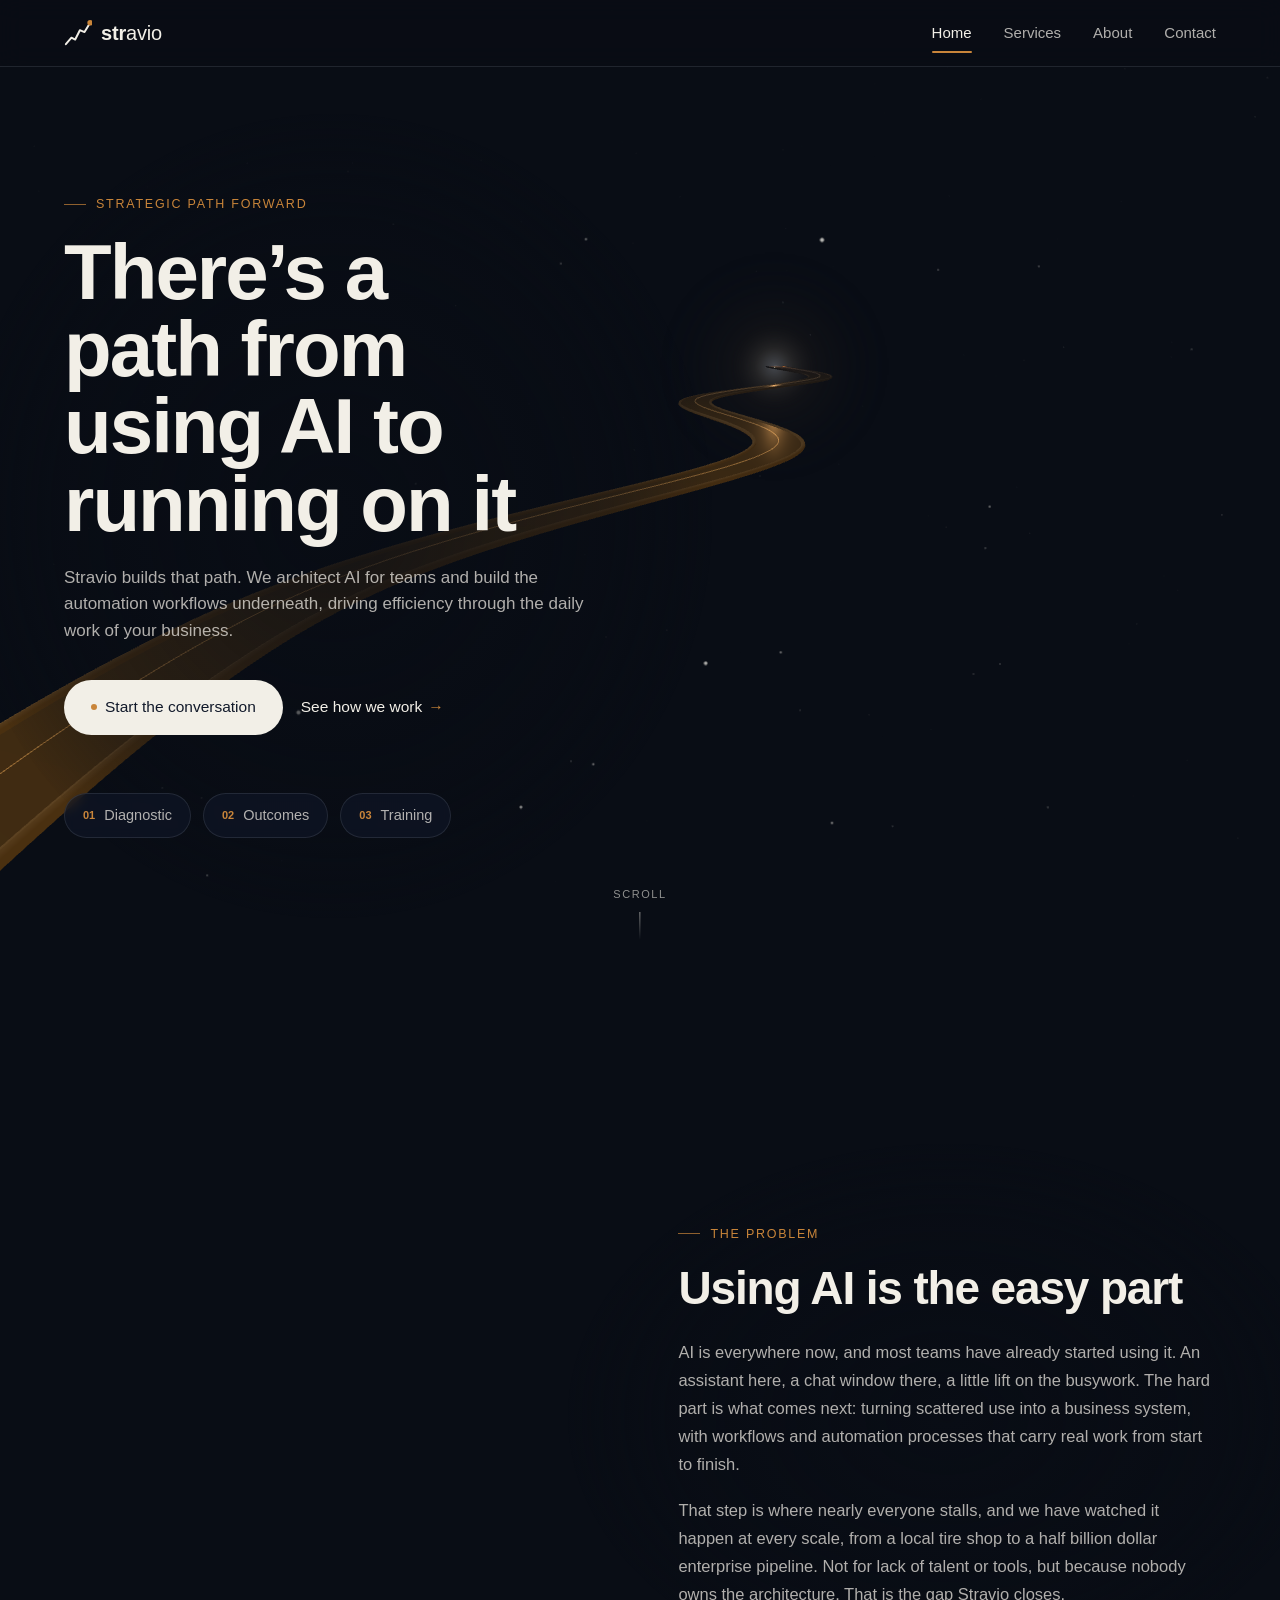
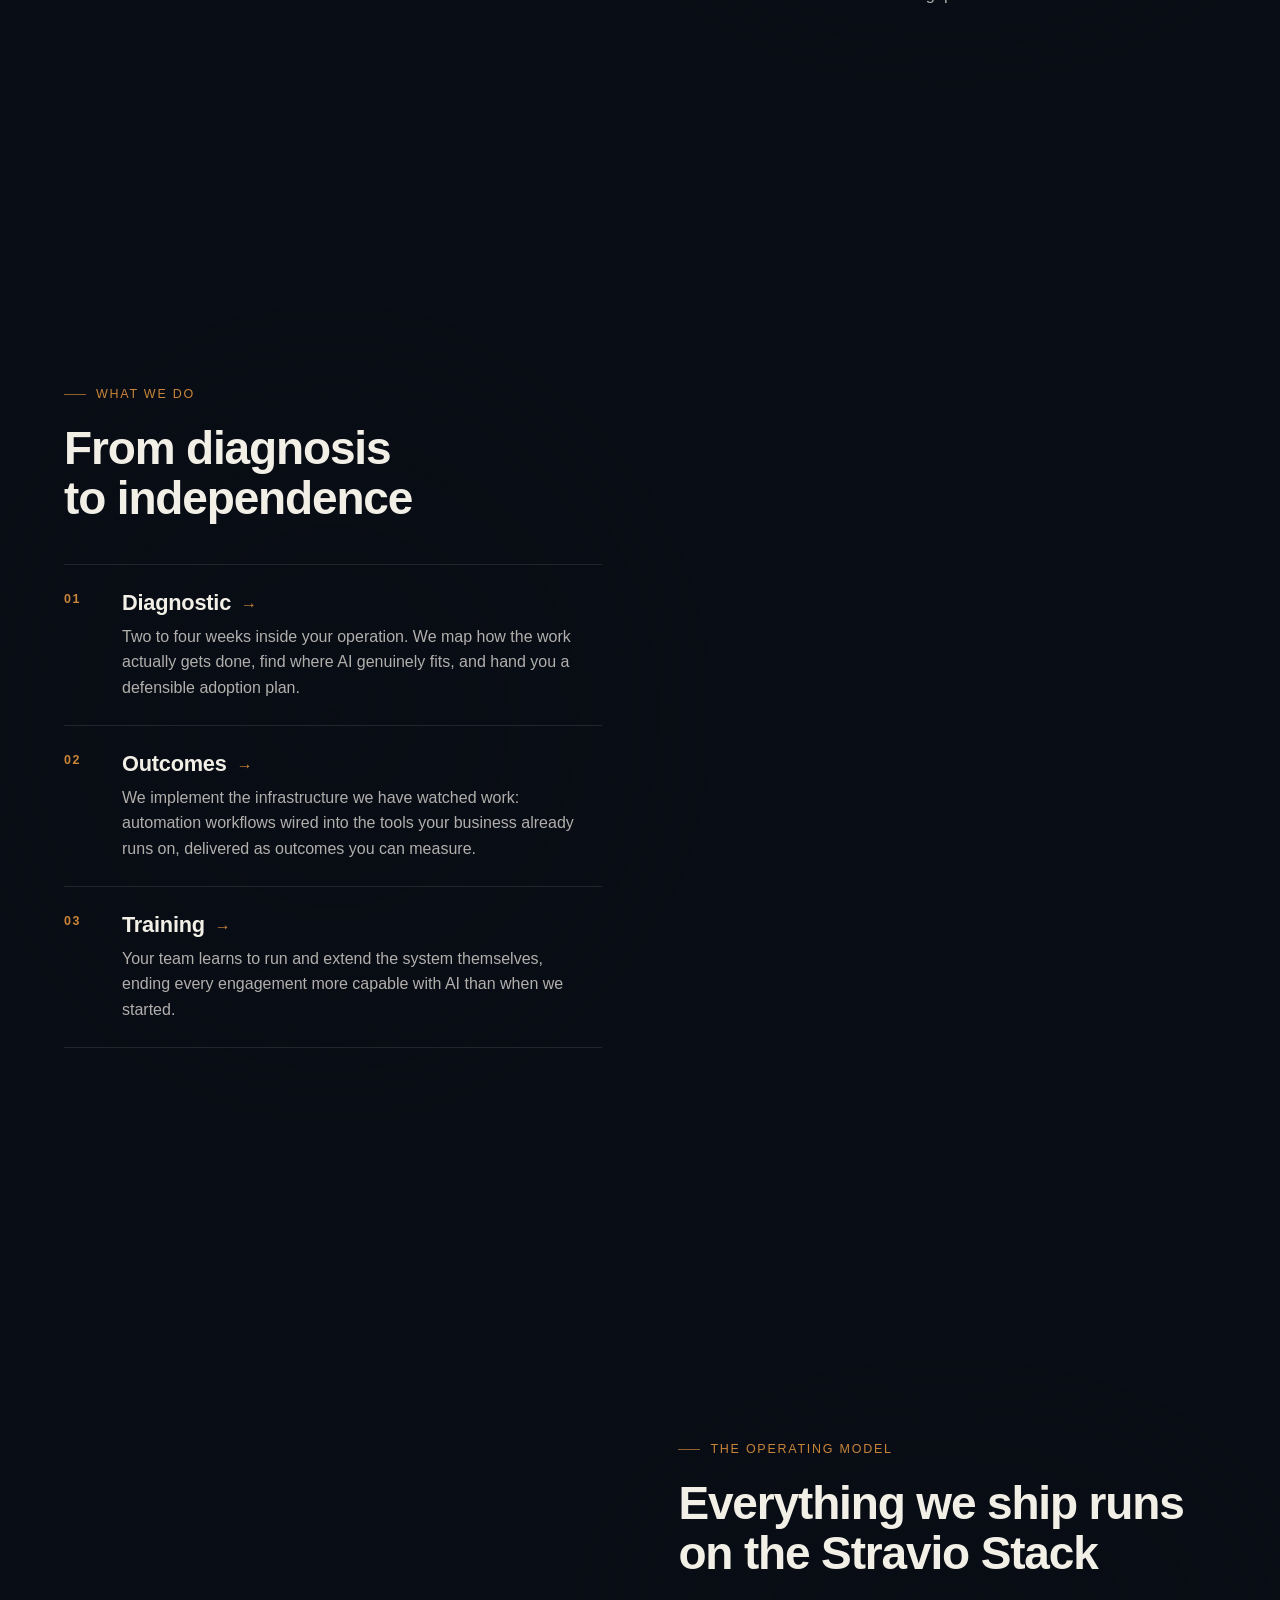
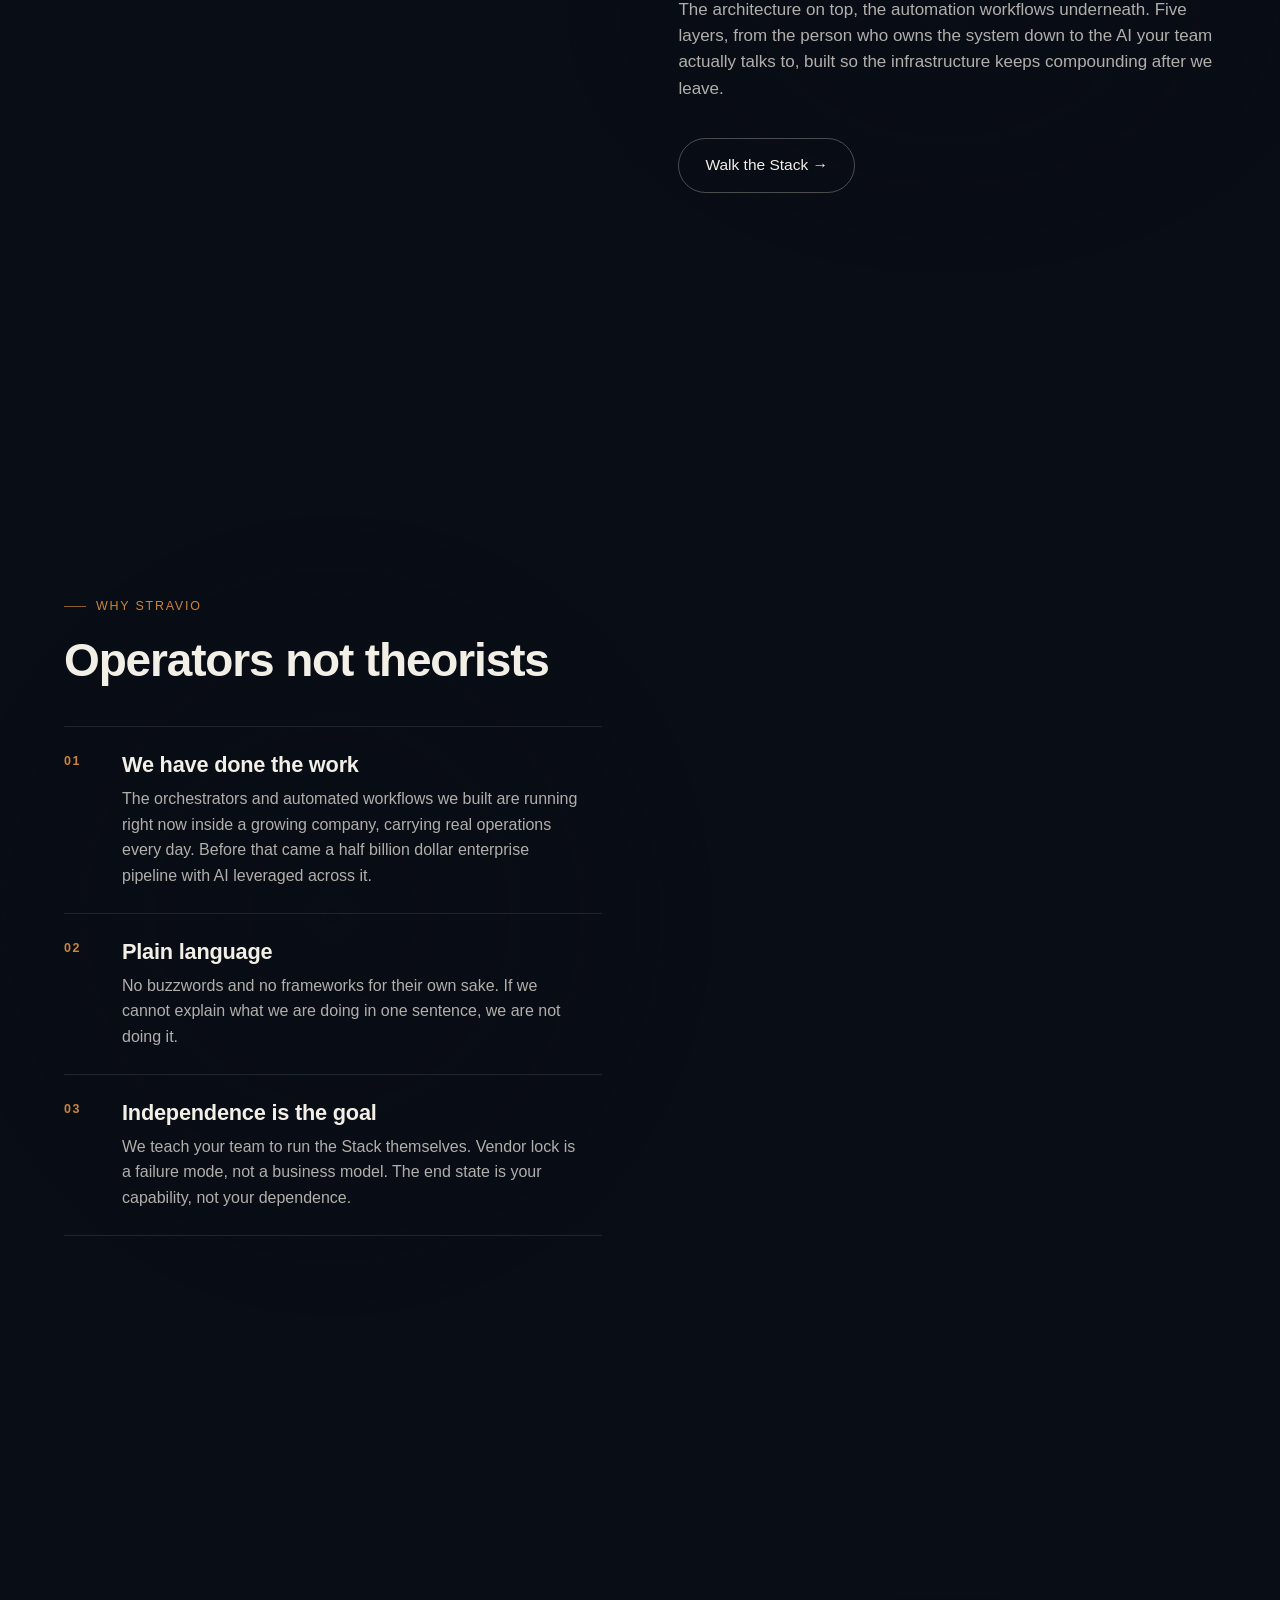
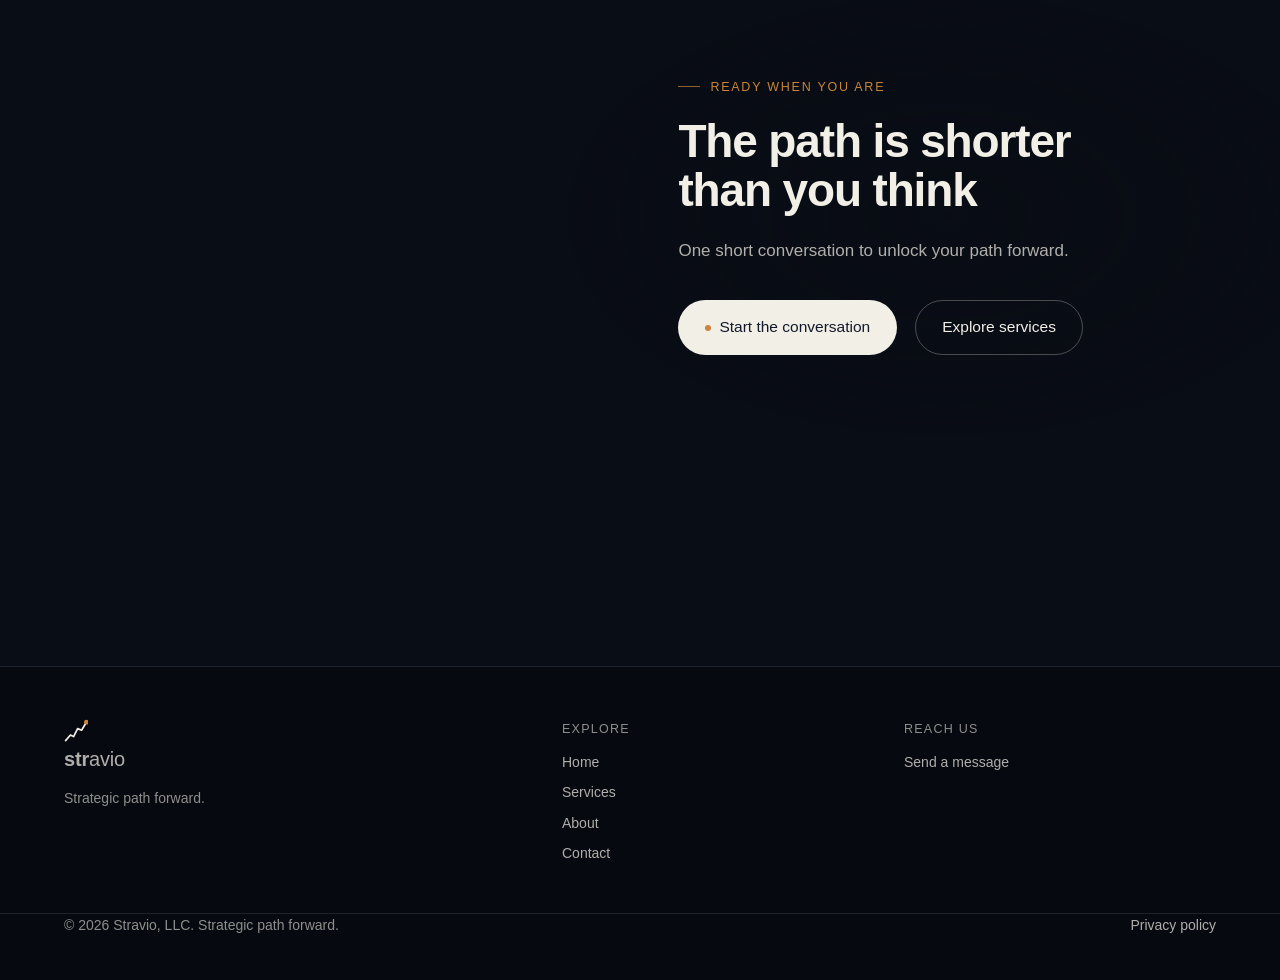
<file: index.html>
<!doctype html>
<html lang="en">
<head>
  <meta charset="utf-8">
  <meta name="viewport" content="width=device-width, initial-scale=1">
  <title>Stravio · Strategic path forward</title>
  <meta name="description" content="There's a path from using AI to running on it. Stravio architects AI for teams and builds the automation workflows underneath, driving efficiency through the daily work of your business.">
  <meta name="theme-color" content="#11192A">
  <link rel="canonical" href="https://stravioai.com/">
  <link rel="icon" href="data:image/svg+xml,%3Csvg xmlns='http://www.w3.org/2000/svg' viewBox='0 0 30 30'%3E%3Crect width='30' height='30' rx='6' fill='%2311192A'/%3E%3Cpolyline points='4,25 9,19 13,21 17,12 21,14 26,6' stroke='%23F2EFE7' stroke-width='2' fill='none' stroke-linecap='round' stroke-linejoin='round'/%3E%3Ccircle cx='26' cy='6' r='3' fill='%23C9853A'/%3E%3C/svg%3E">
  <meta property="og:type" content="website">
  <meta property="og:title" content="Stravio · Strategic path forward">
  <meta property="og:description" content="There's a path from using AI to running on it. We architect AI for teams and build the automation workflows underneath.">
  <meta property="og:url" content="https://stravioai.com/">
  <meta property="og:image" content="https://stravioai.com/stravio-banner.png">
  <meta name="twitter:card" content="summary_large_image">
  <meta name="twitter:title" content="Stravio · Strategic path forward">
  <meta name="twitter:description" content="There's a path from using AI to running on it. We architect AI for teams and build the automation workflows underneath.">
  <meta name="twitter:image" content="https://stravioai.com/stravio-banner.png">
  <script type="application/ld+json">
  {
    "@context": "https://schema.org",
    "@type": "ProfessionalService",
    "name": "Stravio",
    "legalName": "Stravio, LLC",
    "url": "https://stravioai.com/",
    "slogan": "Strategic path forward.",
    "description": "Stravio architects AI for teams and builds the automation workflows underneath.",
    "image": "https://stravioai.com/stravio-banner.png"
  }
  </script>
  <link rel="stylesheet" href="assets/css/site.css">
  <script type="importmap">{ "imports": { "three": "./vendor/three.module.min.js" } }</script>
</head>
<body class="journey">

<header class="nav">
  <div class="wrap nav-inner">
    <a class="logo" href="index.html" aria-label="Stravio home">
      <svg width="28" height="28" viewBox="0 0 30 30" fill="none" aria-hidden="true"><polyline points="2,27 8,20 12,22 17,12 22,14 28,4" stroke="#F2EFE7" stroke-width="2.1" stroke-linecap="round" stroke-linejoin="round" fill="none"/><circle cx="28" cy="4" r="3" fill="#C9853A"/></svg>
      <span class="wordmark"><b>str</b><span>avio</span></span>
    </a>
    <nav class="nav-links" aria-label="Main">
      <a class="nlink" href="index.html" aria-current="page">Home</a>
      <a class="nlink" href="services.html">Services</a>
      <a class="nlink" href="about.html">About</a>
      <a class="nlink" href="contact.html">Contact</a>
    </nav>
  </div>
</header>

<!-- One persistent scene behind the entire page. Scroll drives the camera
     along the path; the sections below are stops on that journey. -->
<div class="journey-bg"><canvas id="journeyCanvas" aria-hidden="true"></canvas></div>

<main>

  <!-- STOP 1 · HERO · the path ahead (copy left, track right) -->
  <section class="stop" aria-label="Introduction">
    <div class="wrap">
      <div class="stop-inner">
        <p class="eyebrow">Strategic path forward</p>
        <h1>There&rsquo;s a path from using AI to running on it</h1>
        <p class="lead">Stravio builds that path. We architect AI for teams and build the automation workflows underneath, driving efficiency through the daily work of your business.</p>
        <div class="hero-cta">
          <a class="btn btn-primary" href="contact.html"><span class="mark"></span>Start the conversation</a>
          <a class="textlink" href="services.html">See how we work <span class="arw">&rarr;</span></a>
        </div>
        <div class="hero-lines">
          <a href="services.html#diagnostic"><i>01</i> Diagnostic</a>
          <a href="services.html#outcomes"><i>02</i> Outcomes</a>
          <a href="services.html#training"><i>03</i> Training</a>
        </div>
      </div>
    </div>
    <div class="scroll-hint">Scroll</div>
  </section>

  <!-- STOP 2 · PROBLEM (copy right, track left) -->
  <section class="stop" id="problem">
    <div class="wrap">
      <div class="stop-inner right">
        <p class="eyebrow" data-reveal>The problem</p>
        <h2 data-reveal>Using AI is the easy part</h2>
        <div class="measure" style="margin-top:24px">
          <p class="lead" data-reveal>AI is everywhere now, and most teams have already started using it. An assistant here, a chat window there, a little lift on the busywork. The hard part is what comes next: turning scattered use into a business system, with workflows and automation processes that carry real work from start to finish.</p>
          <p class="lead" style="margin-top:18px" data-reveal>That step is where nearly everyone stalls, and we have watched it happen at every scale, from a local tire shop to a half billion dollar enterprise pipeline. Not for lack of talent or tools, but because nobody owns the architecture. That is the gap Stravio closes.</p>
        </div>
      </div>
    </div>
  </section>

  <!-- STOP 3 · WHAT WE DO (copy left, track right) -->
  <section class="stop" id="what">
    <div class="wrap">
      <div class="stop-inner">
        <p class="eyebrow" data-reveal>What we do</p>
        <h2 data-reveal style="max-width:22ch">From diagnosis to independence</h2>
        <div class="ledger" data-reveal>
          <a class="ledger-row" href="services.html#diagnostic">
            <span class="kicker-num">01</span>
            <span>
              <h3>Diagnostic <span class="arw">&rarr;</span></h3>
              <p>Two to four weeks inside your operation. We map how the work actually gets done, find where AI genuinely fits, and hand you a defensible adoption plan.</p>
            </span>
          </a>
          <a class="ledger-row" href="services.html#outcomes">
            <span class="kicker-num">02</span>
            <span>
              <h3>Outcomes <span class="arw">&rarr;</span></h3>
              <p>We implement the infrastructure we have watched work: automation workflows wired into the tools your business already runs on, delivered as outcomes you can measure.</p>
            </span>
          </a>
          <a class="ledger-row" href="services.html#training">
            <span class="kicker-num">03</span>
            <span>
              <h3>Training <span class="arw">&rarr;</span></h3>
              <p>Your team learns to run and extend the system themselves, ending every engagement more capable with AI than when we started.</p>
            </span>
          </a>
        </div>
      </div>
    </div>
  </section>

  <!-- STOP 4 · THE STACK (copy right, track left) -->
  <section class="stop" id="stack-teaser">
    <div class="wrap">
      <div class="stop-inner right">
        <p class="eyebrow" data-reveal>The operating model</p>
        <h2 data-reveal style="max-width:20ch">Everything we ship runs on the Stravio Stack</h2>
        <p class="lead" data-reveal style="margin-top:18px">The architecture on top, the automation workflows underneath. Five layers, from the person who owns the system down to the AI your team actually talks to, built so the infrastructure keeps compounding after we leave.</p>
        <div class="hero-cta" data-reveal>
          <a class="btn btn-ghost" href="services.html#stack">Walk the Stack &rarr;</a>
        </div>
      </div>
    </div>
  </section>

  <!-- STOP 5 · WHY STRAVIO (copy left, track right) -->
  <section class="stop" id="why">
    <div class="wrap">
      <div class="stop-inner">
        <p class="eyebrow" data-reveal>Why Stravio</p>
        <h2 data-reveal>Operators not theorists</h2>
        <div class="ledger" data-reveal>
          <div class="ledger-row">
            <span class="kicker-num">01</span>
            <span>
              <h3>We have done the work</h3>
              <p>The orchestrators and automated workflows we built are running right now inside a growing company, carrying real operations every day. Before that came a half billion dollar enterprise pipeline with AI leveraged across it.</p>
            </span>
          </div>
          <div class="ledger-row">
            <span class="kicker-num">02</span>
            <span>
              <h3>Plain language</h3>
              <p>No buzzwords and no frameworks for their own sake. If we cannot explain what we are doing in one sentence, we are not doing it.</p>
            </span>
          </div>
          <div class="ledger-row">
            <span class="kicker-num">03</span>
            <span>
              <h3>Independence is the goal</h3>
              <p>We teach your team to run the Stack themselves. Vendor lock is a failure mode, not a business model. The end state is your capability, not your dependence.</p>
            </span>
          </div>
        </div>
      </div>
    </div>
  </section>

  <!-- STOP 6 · ARRIVAL · CTA (copy right, the light arrives left) -->
  <section class="stop" id="cta">
    <div class="wrap">
      <div class="stop-inner right">
        <p class="eyebrow" data-reveal>Ready when you are</p>
        <h2 data-reveal>The path is shorter than you think</h2>
        <p class="lead" data-reveal>One short conversation to unlock your path forward.</p>
        <div class="hero-cta" data-reveal>
          <a class="btn btn-primary" href="contact.html"><span class="mark"></span>Start the conversation</a>
          <a class="btn btn-ghost" href="services.html">Explore services</a>
        </div>
      </div>
    </div>
  </section>

</main>

<footer class="foot">
  <div class="wrap foot-grid">
    <div>
      <a class="logo" href="index.html" aria-label="Stravio home">
        <svg width="24" height="24" viewBox="0 0 30 30" fill="none" aria-hidden="true"><polyline points="2,27 8,20 12,22 17,12 22,14 28,4" stroke="#F2EFE7" stroke-width="2.1" stroke-linecap="round" stroke-linejoin="round" fill="none"/><circle cx="28" cy="4" r="3" fill="#C9853A"/></svg>
        <span class="wordmark"><b>str</b><span>avio</span></span>
      </a>
      <p class="tag">Strategic path forward.</p>
    </div>
    <nav aria-label="Explore">
      <p class="foot-h">Explore</p>
      <a href="index.html">Home</a>
      <a href="services.html">Services</a>
      <a href="about.html">About</a>
      <a href="contact.html">Contact</a>
    </nav>
    <nav aria-label="Reach us">
      <p class="foot-h">Reach us</p>
      <a href="contact.html">Send a message</a>
    </nav>
  </div>
  <div class="wrap foot-base">
    <p class="copy">&copy; <span data-year>2026</span> Stravio, LLC. Strategic path forward.</p>
    <a href="privacy.html">Privacy policy</a>
  </div>
</footer>

<script type="module">
  import './assets/js/site.js';
  import { initHomeJourney } from './assets/js/scenes/home.js';
  initHomeJourney(document.getElementById('journeyCanvas'));
</script>
</body>
</html>
</file>
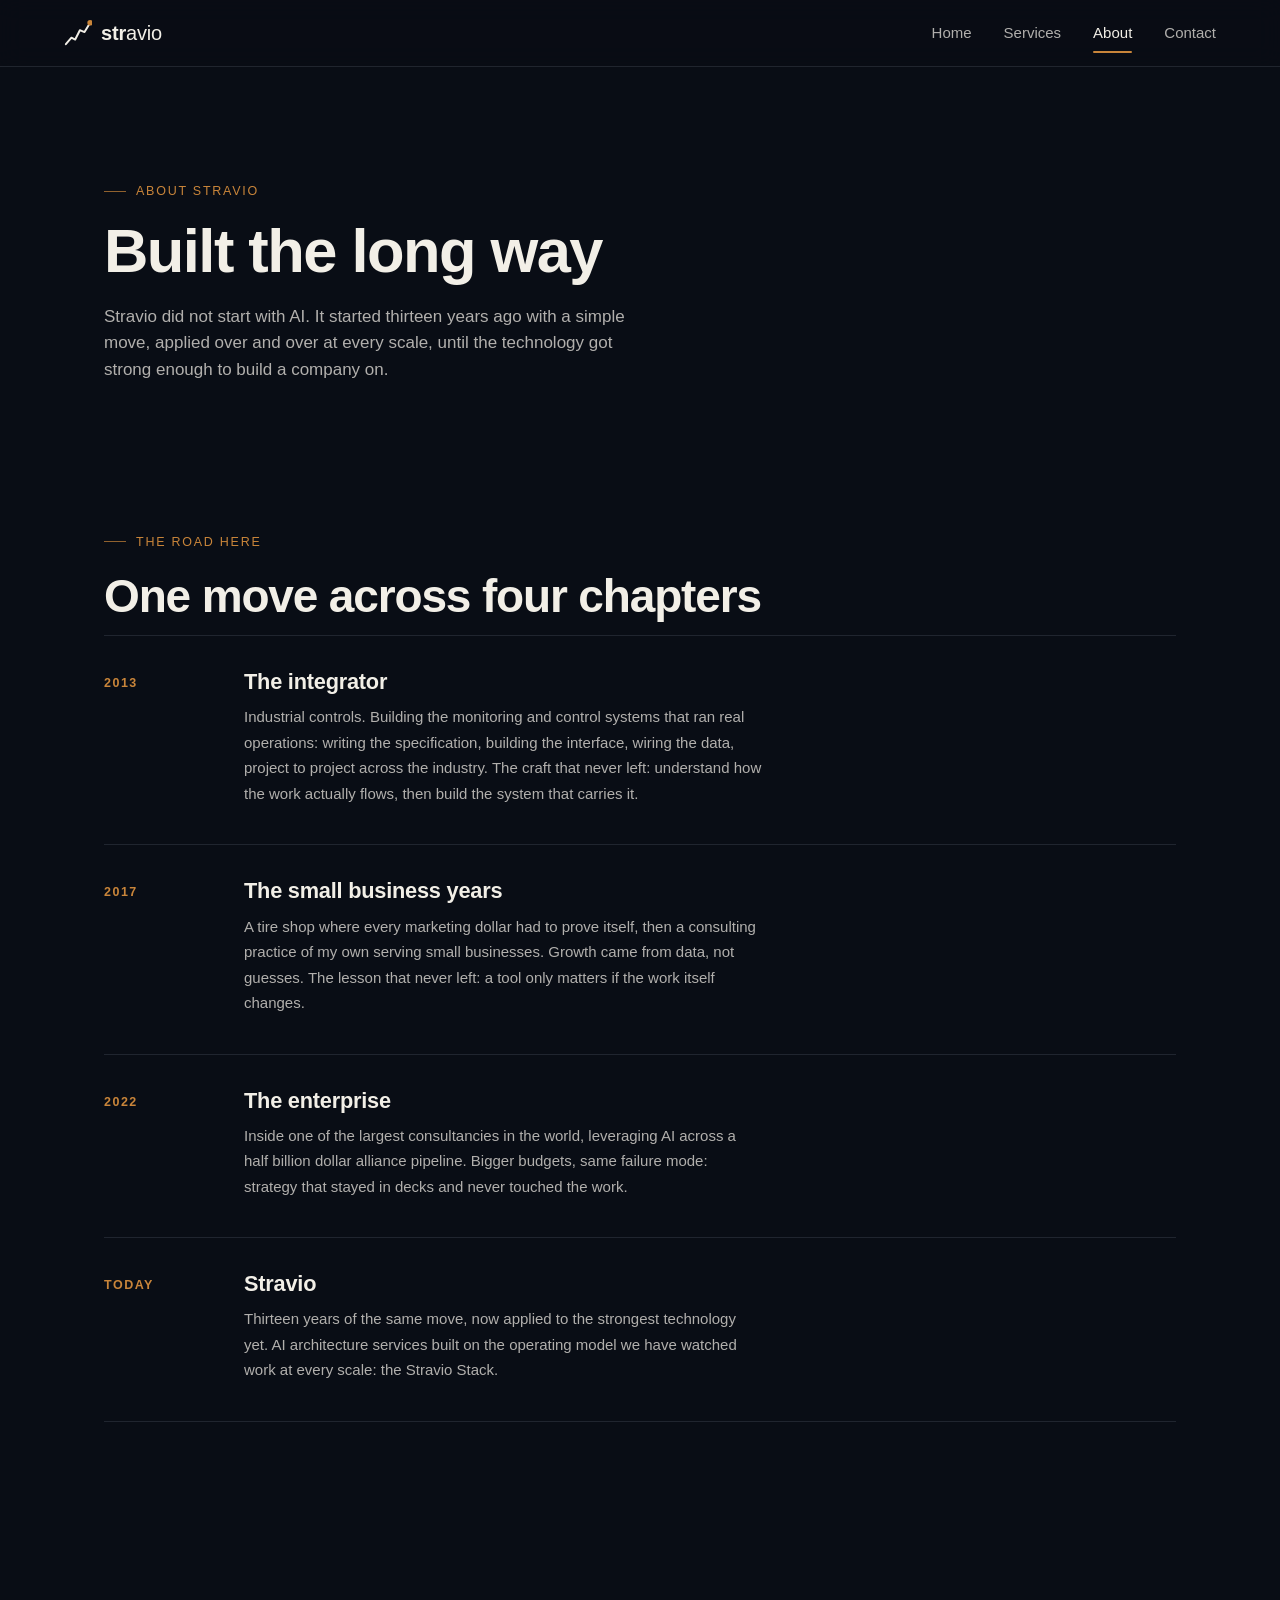
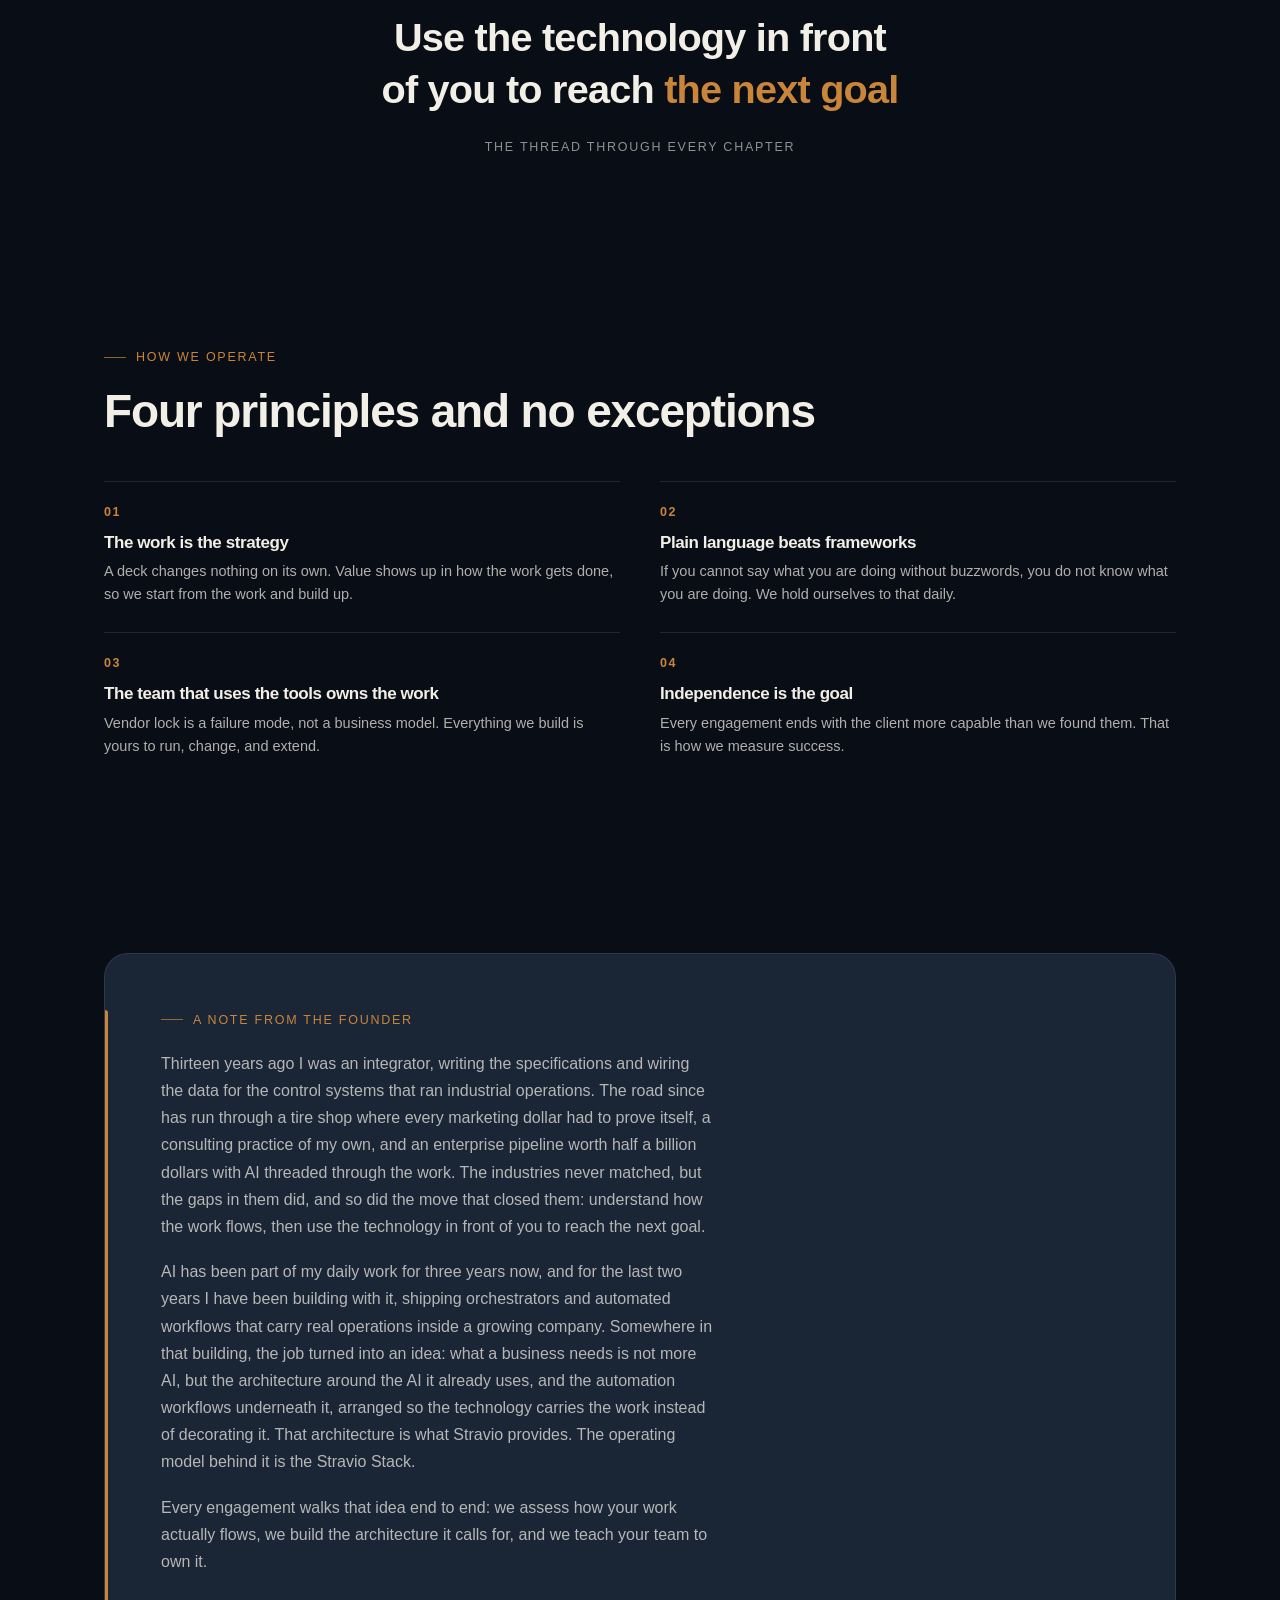
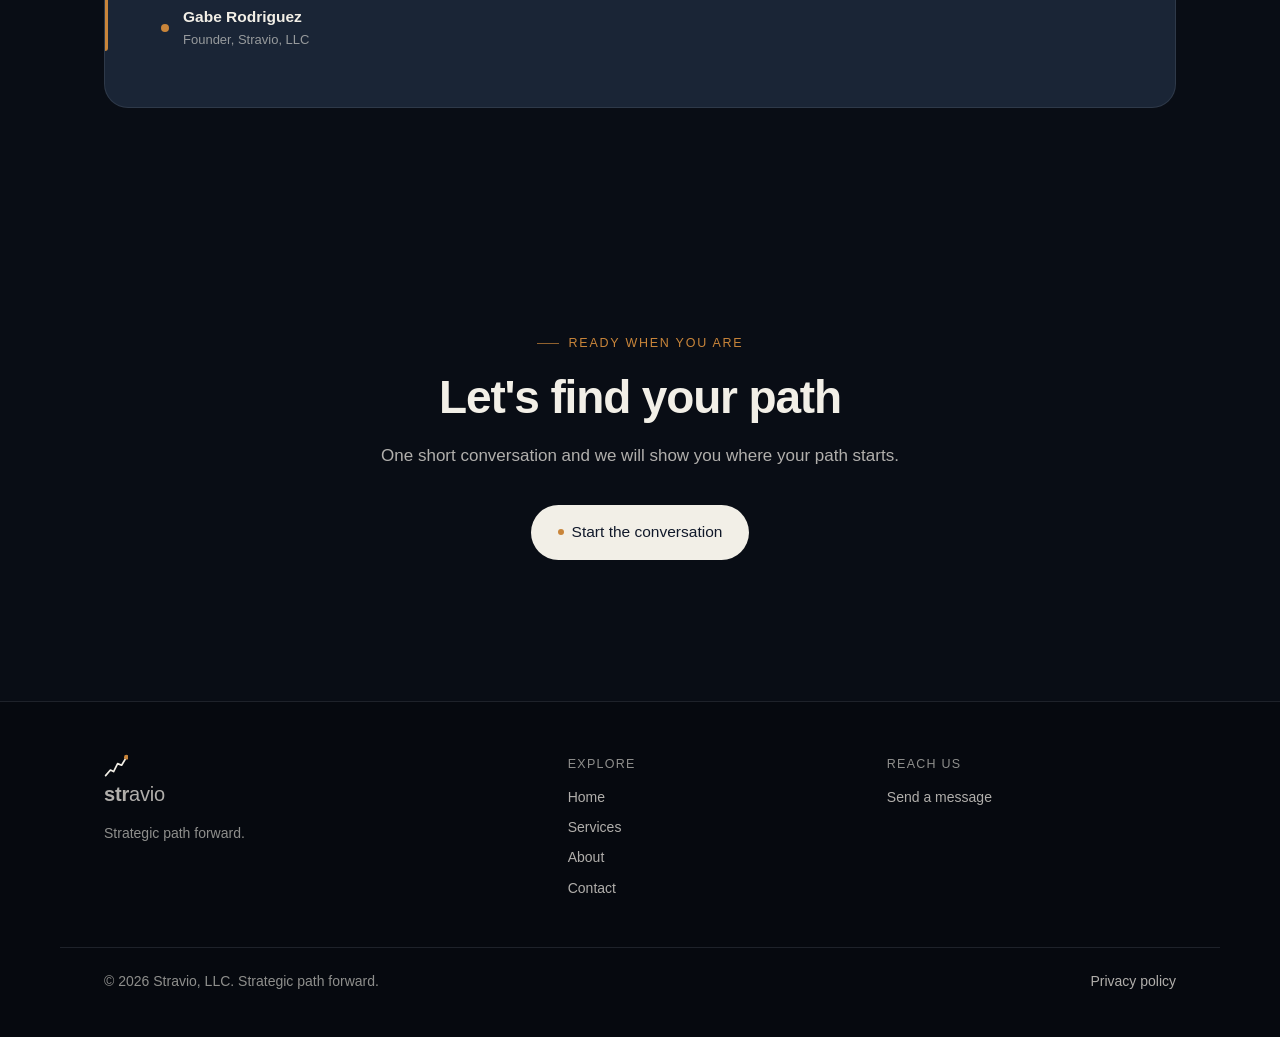
<file: about.html>
<!doctype html>
<html lang="en">
<head>
  <meta charset="utf-8">
  <meta name="viewport" content="width=device-width, initial-scale=1">
  <title>About · Stravio</title>
  <meta name="description" content="Thirteen years of using technology to reach the next goal, from industrial control systems to enterprise AI strategy to the Stravio Stack.">
  <meta name="theme-color" content="#11192A">
  <link rel="canonical" href="https://stravioai.com/about.html">
  <link rel="icon" href="data:image/svg+xml,%3Csvg xmlns='http://www.w3.org/2000/svg' viewBox='0 0 30 30'%3E%3Crect width='30' height='30' rx='6' fill='%2311192A'/%3E%3Cpolyline points='4,25 9,19 13,21 17,12 21,14 26,6' stroke='%23F2EFE7' stroke-width='2' fill='none' stroke-linecap='round' stroke-linejoin='round'/%3E%3Ccircle cx='26' cy='6' r='3' fill='%23C9853A'/%3E%3C/svg%3E">
  <meta property="og:type" content="website">
  <meta property="og:title" content="About · Stravio">
  <meta property="og:description" content="The road that led to Stravio: the same move at every scale, technology applied to the next goal.">
  <meta property="og:url" content="https://stravioai.com/about.html">
  <meta property="og:image" content="https://stravioai.com/stravio-banner.png">
  <link rel="stylesheet" href="assets/css/site.css">
</head>
<body>

<header class="nav">
  <div class="wrap nav-inner">
    <a class="logo" href="index.html" aria-label="Stravio home">
      <svg width="28" height="28" viewBox="0 0 30 30" fill="none" aria-hidden="true"><polyline points="2,27 8,20 12,22 17,12 22,14 28,4" stroke="#F2EFE7" stroke-width="2.1" stroke-linecap="round" stroke-linejoin="round" fill="none"/><circle cx="28" cy="4" r="3" fill="#C9853A"/></svg>
      <span class="wordmark"><b>str</b><span>avio</span></span>
    </a>
    <nav class="nav-links" aria-label="Main">
      <a class="nlink" href="index.html">Home</a>
      <a class="nlink" href="services.html">Services</a>
      <a class="nlink" href="about.html" aria-current="page">About</a>
      <a class="nlink" href="contact.html">Contact</a>
    </nav>
  </div>
</header>

<main>

  <!-- PAGE HERO -->
  <section class="page-hero">
    <div class="wrap">
      <p class="eyebrow">About Stravio</p>
      <h1>Built the long way</h1>
      <p class="lead">Stravio did not start with AI. It started thirteen years ago with a simple move, applied over and over at every scale, until the technology got strong enough to build a company on.</p>
    </div>
  </section>

  <!-- THE STORY -->
  <section class="band-tight" id="story">
    <div class="wrap">
      <p class="eyebrow" data-reveal>The road here</p>
      <h2 data-reveal>One move across four chapters</h2>
      <div class="chapters">
        <div class="chapter" data-reveal>
          <p class="c-era">2013</p>
          <div>
            <h3>The integrator</h3>
            <p>Industrial controls. Building the monitoring and control systems that ran real operations: writing the specification, building the interface, wiring the data, project to project across the industry. The craft that never left: understand how the work actually flows, then build the system that carries it.</p>
          </div>
        </div>
        <div class="chapter" data-reveal>
          <p class="c-era">2017</p>
          <div>
            <h3>The small business years</h3>
            <p>A tire shop where every marketing dollar had to prove itself, then a consulting practice of my own serving small businesses. Growth came from data, not guesses. The lesson that never left: a tool only matters if the work itself changes.</p>
          </div>
        </div>
        <div class="chapter" data-reveal>
          <p class="c-era">2022</p>
          <div>
            <h3>The enterprise</h3>
            <p>Inside one of the largest consultancies in the world, leveraging AI across a half billion dollar alliance pipeline. Bigger budgets, same failure mode: strategy that stayed in decks and never touched the work.</p>
          </div>
        </div>
        <div class="chapter" data-reveal>
          <p class="c-era">Today</p>
          <div>
            <h3>Stravio</h3>
            <p>Thirteen years of the same move, now applied to the strongest technology yet. AI architecture services built on the operating model we have watched work at every scale: the Stravio Stack.</p>
          </div>
        </div>
      </div>
    </div>
  </section>

  <!-- THE THREAD -->
  <section class="quote-band" id="thread">
    <div class="wrap">
      <blockquote data-reveal>Use the technology in front of you to reach <span class="q-accent">the next goal</span></blockquote>
      <p class="q-source" data-reveal>The thread through every chapter</p>
    </div>
  </section>

  <!-- PRINCIPLES -->
  <section class="band-tight" id="principles">
    <div class="wrap">
      <p class="eyebrow" data-reveal>How we operate</p>
      <h2 data-reveal>Four principles and no exceptions</h2>
      <div class="principles" style="margin-top:44px">
        <div class="principle" data-reveal>
          <span class="kicker-num">01</span>
          <h3>The work is the strategy</h3>
          <p>A deck changes nothing on its own. Value shows up in how the work gets done, so we start from the work and build up.</p>
        </div>
        <div class="principle" data-reveal>
          <span class="kicker-num">02</span>
          <h3>Plain language beats frameworks</h3>
          <p>If you cannot say what you are doing without buzzwords, you do not know what you are doing. We hold ourselves to that daily.</p>
        </div>
        <div class="principle" data-reveal>
          <span class="kicker-num">03</span>
          <h3>The team that uses the tools owns the work</h3>
          <p>Vendor lock is a failure mode, not a business model. Everything we build is yours to run, change, and extend.</p>
        </div>
        <div class="principle" data-reveal>
          <span class="kicker-num">04</span>
          <h3>Independence is the goal</h3>
          <p>Every engagement ends with the client more capable than we found them. That is how we measure success.</p>
        </div>
      </div>
    </div>
  </section>

  <!-- FOUNDER NOTE -->
  <section class="band-tight" id="founder">
    <div class="wrap">
      <div class="founder-note" data-reveal>
        <p class="eyebrow">A note from the founder</p>
        <div class="measure" style="margin-top:6px">
          <p>Thirteen years ago I was an integrator, writing the specifications and wiring the data for the control systems that ran industrial operations. The road since has run through a tire shop where every marketing dollar had to prove itself, a consulting practice of my own, and an enterprise pipeline worth half a billion dollars with AI threaded through the work. The industries never matched, but the gaps in them did, and so did the move that closed them: understand how the work flows, then use the technology in front of you to reach the next goal.</p>
          <p>AI has been part of my daily work for three years now, and for the last two years I have been building with it, shipping orchestrators and automated workflows that carry real operations inside a growing company. Somewhere in that building, the job turned into an idea: what a business needs is not more AI, but the architecture around the AI it already uses, and the automation workflows underneath it, arranged so the technology carries the work instead of decorating it. That architecture is what Stravio provides. The operating model behind it is the Stravio Stack.</p>
          <p>Every engagement walks that idea end to end: we assess how your work actually flows, we build the architecture it calls for, and we teach your team to own it.</p>
        </div>
        <div class="signature">
          <span class="sig-dot"></span>
          <div>
            <p class="sig-name">Gabe Rodriguez</p>
            <p class="sig-role">Founder, Stravio, LLC</p>
          </div>
        </div>
      </div>
    </div>
  </section>

  <!-- CTA -->
  <section class="cta-band" id="cta">
    <div class="wrap">
      <p class="eyebrow" data-reveal style="justify-content:center">Ready when you are</p>
      <h2 data-reveal>Let's find your path</h2>
      <p class="lead" data-reveal>One short conversation and we will show you where your path starts.</p>
      <div class="hero-cta" data-reveal>
        <a class="btn btn-primary" href="contact.html"><span class="mark"></span>Start the conversation</a>
      </div>
    </div>
  </section>

</main>

<footer class="foot">
  <div class="wrap foot-grid">
    <div>
      <a class="logo" href="index.html" aria-label="Stravio home">
        <svg width="24" height="24" viewBox="0 0 30 30" fill="none" aria-hidden="true"><polyline points="2,27 8,20 12,22 17,12 22,14 28,4" stroke="#F2EFE7" stroke-width="2.1" stroke-linecap="round" stroke-linejoin="round" fill="none"/><circle cx="28" cy="4" r="3" fill="#C9853A"/></svg>
        <span class="wordmark"><b>str</b><span>avio</span></span>
      </a>
      <p class="tag">Strategic path forward.</p>
    </div>
    <nav aria-label="Explore">
      <p class="foot-h">Explore</p>
      <a href="index.html">Home</a>
      <a href="services.html">Services</a>
      <a href="about.html">About</a>
      <a href="contact.html">Contact</a>
    </nav>
    <nav aria-label="Reach us">
      <p class="foot-h">Reach us</p>
      <a href="contact.html">Send a message</a>
    </nav>
  </div>
  <div class="wrap foot-base">
    <p class="copy">&copy; <span data-year>2026</span> Stravio, LLC. Strategic path forward.</p>
    <a href="privacy.html">Privacy policy</a>
  </div>
</footer>

<script type="module">
  import './assets/js/site.js';
</script>
</body>
</html>
</file>
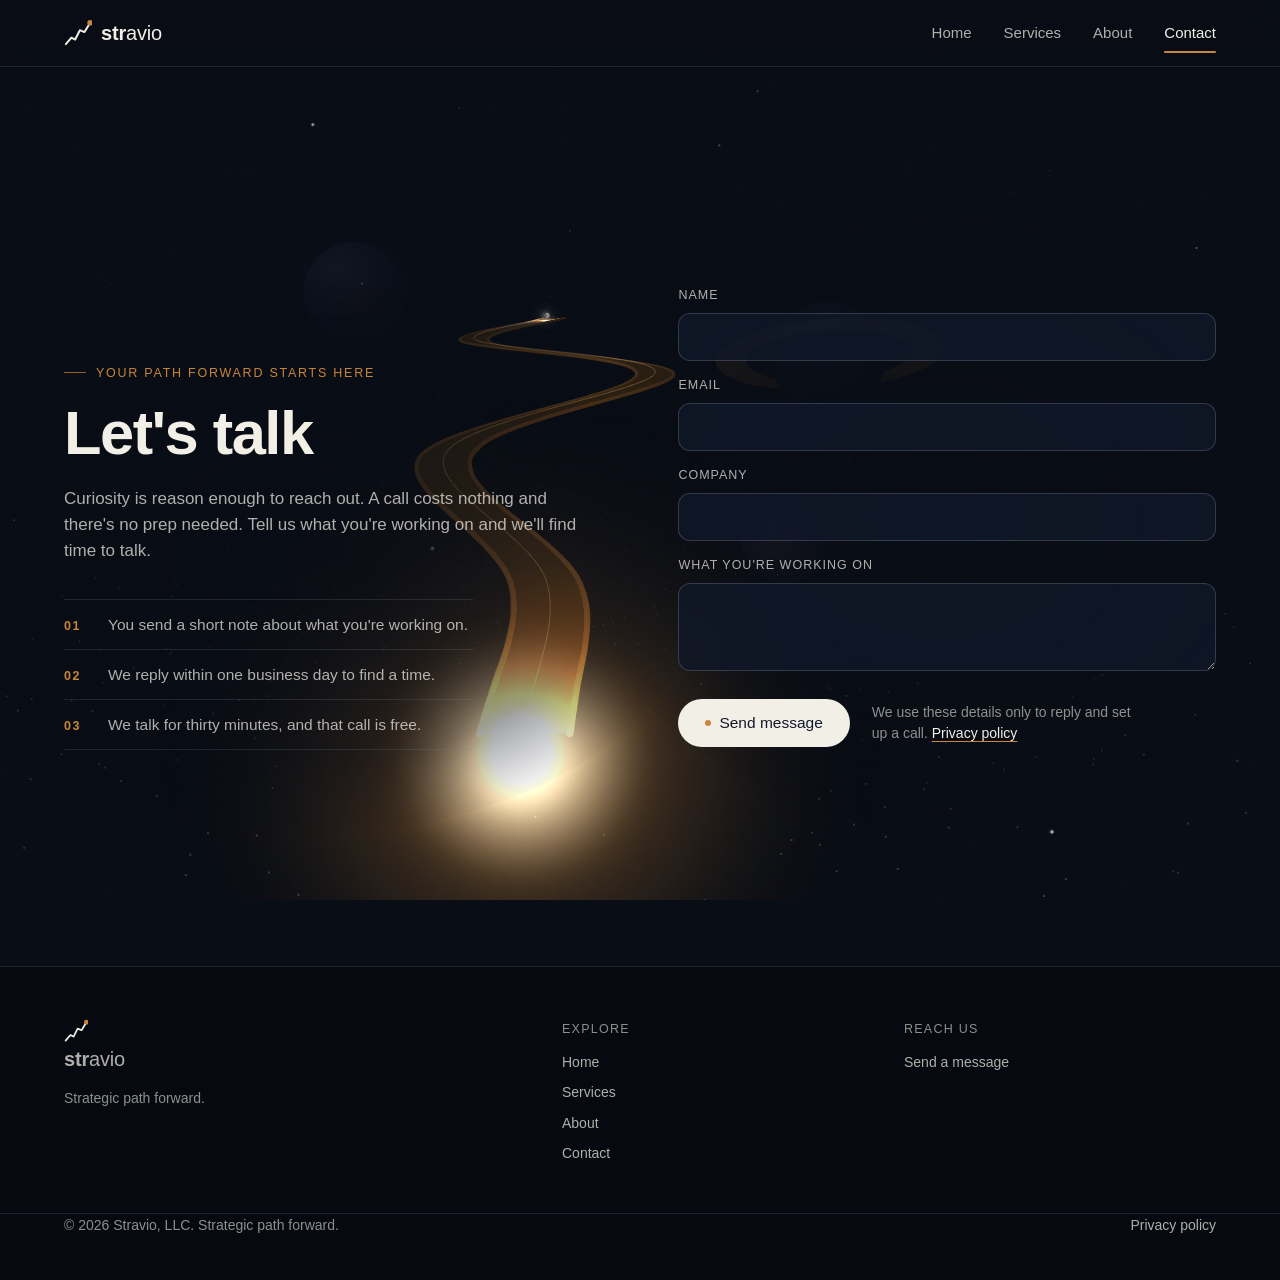
<file: contact.html>
<!doctype html>
<html lang="en">
<head>
  <meta charset="utf-8">
  <meta name="viewport" content="width=device-width, initial-scale=1">
  <title>Contact · Stravio</title>
  <meta name="description" content="Start the conversation with Stravio. One short conversation to unlock your path forward. No prep needed.">
  <meta name="theme-color" content="#11192A">
  <link rel="canonical" href="https://stravioai.com/contact.html">
  <link rel="icon" href="data:image/svg+xml,%3Csvg xmlns='http://www.w3.org/2000/svg' viewBox='0 0 30 30'%3E%3Crect width='30' height='30' rx='6' fill='%2311192A'/%3E%3Cpolyline points='4,25 9,19 13,21 17,12 21,14 26,6' stroke='%23F2EFE7' stroke-width='2' fill='none' stroke-linecap='round' stroke-linejoin='round'/%3E%3Ccircle cx='26' cy='6' r='3' fill='%23C9853A'/%3E%3C/svg%3E">
  <meta property="og:type" content="website">
  <meta property="og:title" content="Contact · Stravio">
  <meta property="og:description" content="One short conversation to unlock your path forward.">
  <meta property="og:url" content="https://stravioai.com/contact.html">
  <meta property="og:image" content="https://stravioai.com/stravio-banner.png">
  <link rel="stylesheet" href="assets/css/site.css">
  <script type="importmap">{ "imports": { "three": "./vendor/three.module.min.js" } }</script>
</head>
<body class="journey">

<header class="nav">
  <div class="wrap nav-inner">
    <a class="logo" href="index.html" aria-label="Stravio home">
      <svg width="28" height="28" viewBox="0 0 30 30" fill="none" aria-hidden="true"><polyline points="2,27 8,20 12,22 17,12 22,14 28,4" stroke="#F2EFE7" stroke-width="2.1" stroke-linecap="round" stroke-linejoin="round" fill="none"/><circle cx="28" cy="4" r="3" fill="#C9853A"/></svg>
      <span class="wordmark"><b>str</b><span>avio</span></span>
    </a>
    <nav class="nav-links" aria-label="Main">
      <a class="nlink" href="index.html">Home</a>
      <a class="nlink" href="services.html">Services</a>
      <a class="nlink" href="about.html">About</a>
      <a class="nlink" href="contact.html" aria-current="page">Contact</a>
    </nav>
  </div>
</header>

<div class="journey-bg"><canvas id="arrivalCanvas" aria-hidden="true"></canvas></div>

<main>

  <!-- ARRIVAL — one still frame: copy left, form right, the road weaves between -->
  <section class="stop contact-single" id="message" aria-label="Contact Stravio">
    <div class="wrap">
      <div class="contact-row">
        <div class="stop-inner contact-copy">
          <p class="eyebrow" data-reveal>Your path forward starts here</p>
          <h1 data-reveal style="font-size:clamp(38px,4.8vw,62px)">Let's talk</h1>
          <p class="lead" data-reveal>Curiosity is reason enough to reach out. A call costs nothing and there's no prep needed. Tell us what you're working on and we'll find time to talk.</p>
          <ol class="next-steps" role="list" data-reveal aria-label="What happens next">
            <li><span class="kicker-num">01</span><span>You send a short note about what you're working on.</span></li>
            <li><span class="kicker-num">02</span><span>We reply within one business day to find a time.</span></li>
            <li><span class="kicker-num">03</span><span>We talk for thirty minutes, and that call is free.</span></li>
          </ol>
        </div>
        <div class="stop-inner contact-form-col">
          <form class="lead-form" id="leadForm" data-reveal>
            <div class="field"><label for="f-name">Name</label><input id="f-name" type="text" autocomplete="name" required></div>
            <div class="field"><label for="f-email">Email</label><input id="f-email" type="email" autocomplete="email" required></div>
            <div class="field"><label for="f-co">Company</label><input id="f-co" type="text" autocomplete="organization" required></div>
            <div class="field"><label for="f-msg">What you're working on</label><textarea id="f-msg" required></textarea></div>
            <input id="f-check" type="checkbox" tabindex="-1" autocomplete="off" style="display:none" aria-hidden="true">
            <div class="form-actions">
              <button class="btn btn-primary" type="submit"><span class="mark"></span>Send message</button>
              <p class="form-fine">We use these details only to reply and set up a call. <a href="privacy.html">Privacy policy</a></p>
            </div>
            <p class="form-note" aria-live="polite"></p>
          </form>
          <!-- persistent status region: the sent confirmation renders here so
               screen readers announce it and focus has somewhere to land -->
          <div id="formStatus" role="status" tabindex="-1"></div>
        </div>
      </div>
    </div>
  </section>

</main>

<footer class="foot">
  <div class="wrap foot-grid">
    <div>
      <a class="logo" href="index.html" aria-label="Stravio home">
        <svg width="24" height="24" viewBox="0 0 30 30" fill="none" aria-hidden="true"><polyline points="2,27 8,20 12,22 17,12 22,14 28,4" stroke="#F2EFE7" stroke-width="2.1" stroke-linecap="round" stroke-linejoin="round" fill="none"/><circle cx="28" cy="4" r="3" fill="#C9853A"/></svg>
        <span class="wordmark"><b>str</b><span>avio</span></span>
      </a>
      <p class="tag">Strategic path forward.</p>
    </div>
    <nav aria-label="Explore">
      <p class="foot-h">Explore</p>
      <a href="index.html">Home</a>
      <a href="services.html">Services</a>
      <a href="about.html">About</a>
      <a href="contact.html">Contact</a>
    </nav>
    <nav aria-label="Reach us">
      <p class="foot-h">Reach us</p>
      <a href="contact.html">Send a message</a>
    </nav>
  </div>
  <div class="wrap foot-base">
    <p class="copy">&copy; <span data-year>2026</span> Stravio, LLC. Strategic path forward.</p>
    <a href="privacy.html">Privacy policy</a>
  </div>
</footer>

<script type="module">
  import { bindLeadForm } from './assets/js/site.js';
  import { initArrival } from './assets/js/scenes.js';

  initArrival(document.getElementById('arrivalCanvas'));
  bindLeadForm(document.getElementById('leadForm'));
</script>
</body>
</html>
</file>
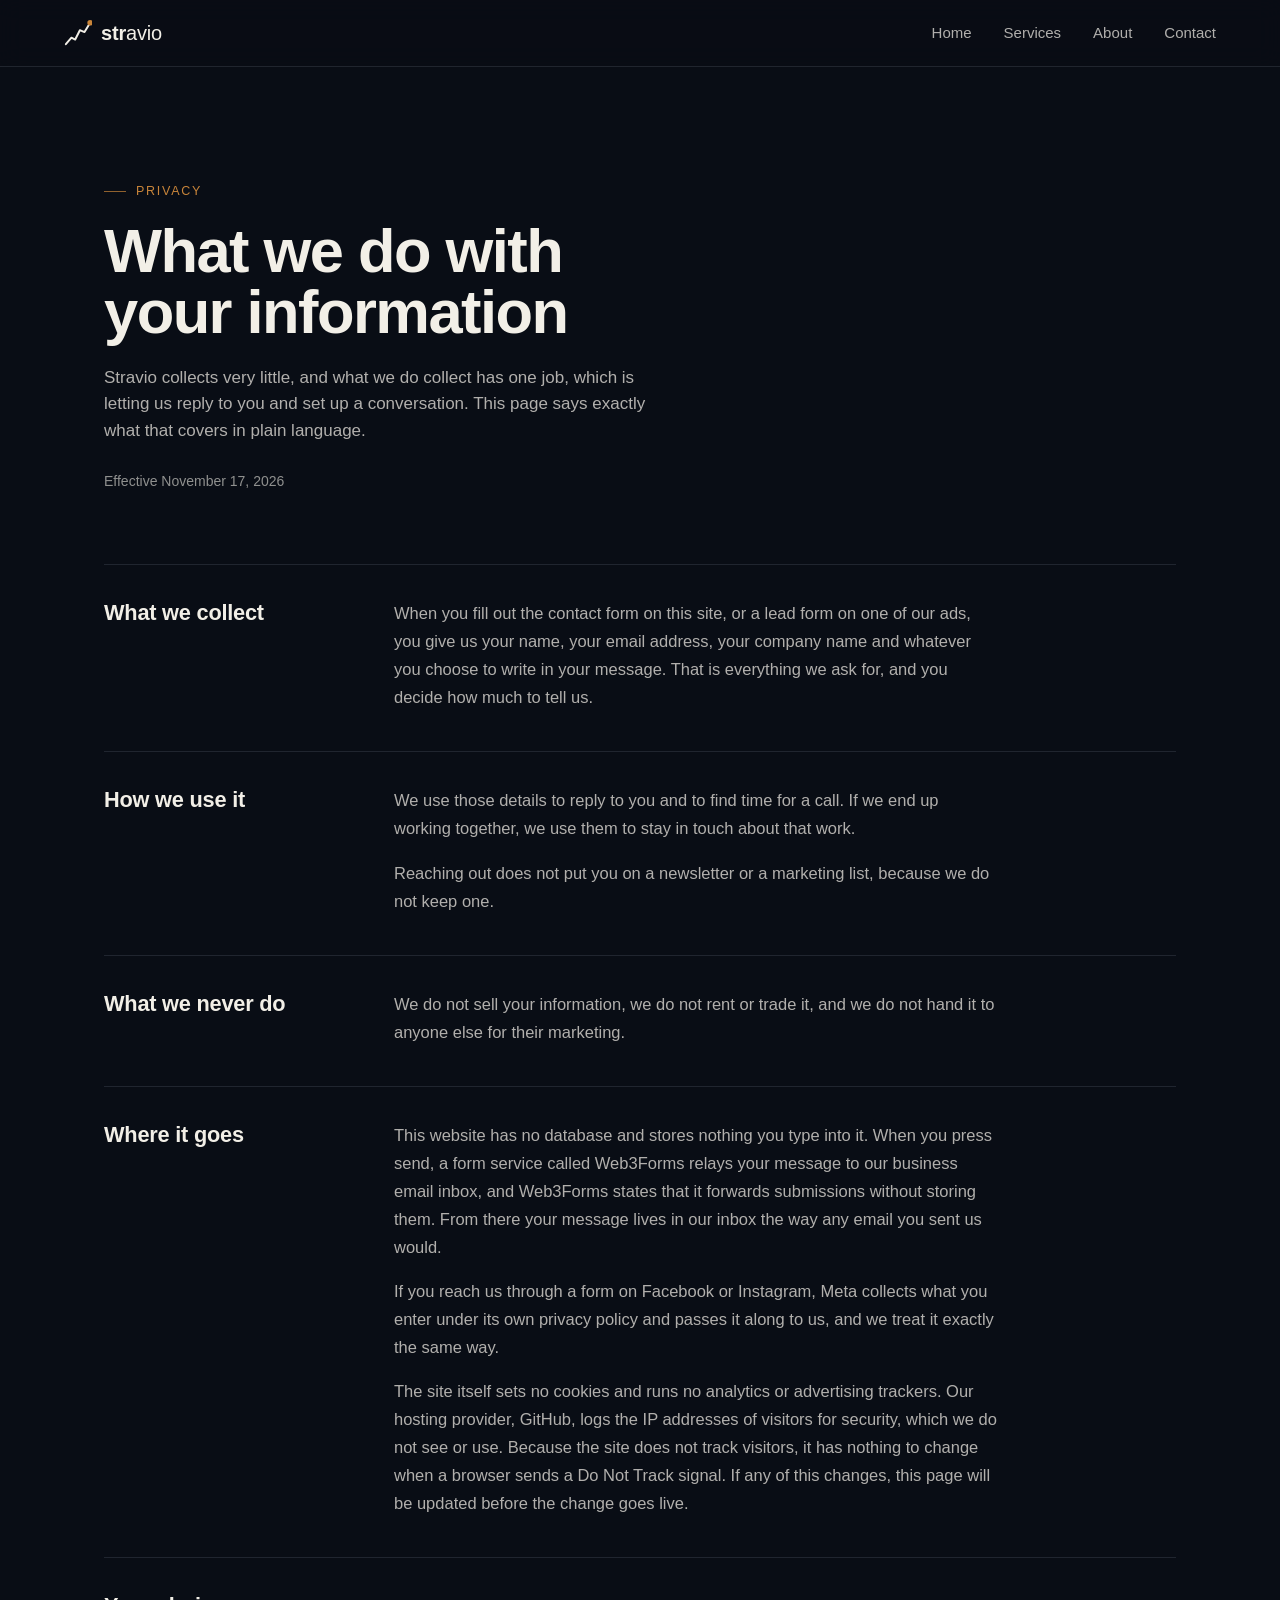
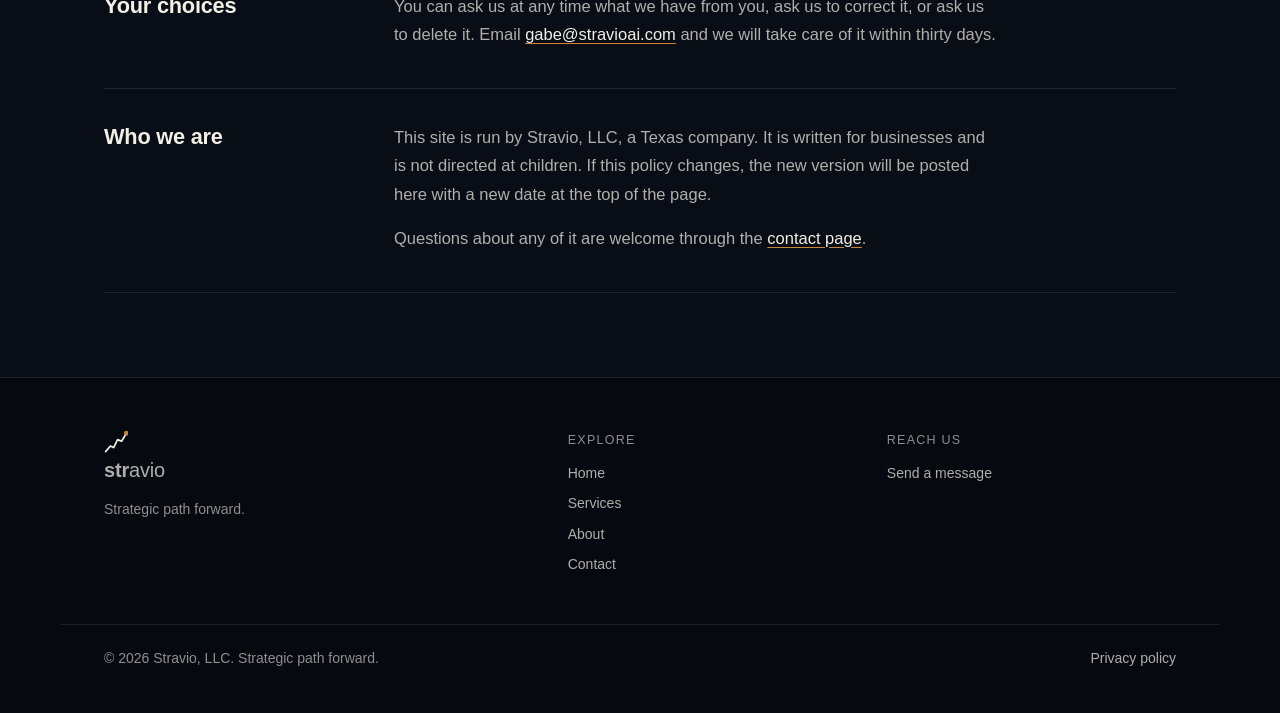
<file: privacy.html>
<!doctype html>
<html lang="en">
<head>
  <meta charset="utf-8">
  <meta name="viewport" content="width=device-width, initial-scale=1">
  <title>Privacy · Stravio</title>
  <meta name="description" content="What Stravio collects when you reach out, what we do with it, and what we never do. We use your details to reply and set up a conversation, and nothing else.">
  <meta name="theme-color" content="#11192A">
  <link rel="canonical" href="https://stravioai.com/privacy.html">
  <link rel="icon" href="data:image/svg+xml,%3Csvg xmlns='http://www.w3.org/2000/svg' viewBox='0 0 30 30'%3E%3Crect width='30' height='30' rx='6' fill='%2311192A'/%3E%3Cpolyline points='4,25 9,19 13,21 17,12 21,14 26,6' stroke='%23F2EFE7' stroke-width='2' fill='none' stroke-linecap='round' stroke-linejoin='round'/%3E%3Ccircle cx='26' cy='6' r='3' fill='%23C9853A'/%3E%3C/svg%3E">
  <meta property="og:type" content="website">
  <meta property="og:title" content="Privacy · Stravio">
  <meta property="og:description" content="What Stravio collects when you reach out, what we do with it, and what we never do.">
  <meta property="og:url" content="https://stravioai.com/privacy.html">
  <meta property="og:image" content="https://stravioai.com/stravio-banner.png">
  <link rel="stylesheet" href="assets/css/site.css">
</head>
<body>

<header class="nav">
  <div class="wrap nav-inner">
    <a class="logo" href="index.html" aria-label="Stravio home">
      <svg width="28" height="28" viewBox="0 0 30 30" fill="none" aria-hidden="true"><polyline points="2,27 8,20 12,22 17,12 22,14 28,4" stroke="#F2EFE7" stroke-width="2.1" stroke-linecap="round" stroke-linejoin="round" fill="none"/><circle cx="28" cy="4" r="3" fill="#C9853A"/></svg>
      <span class="wordmark"><b>str</b><span>avio</span></span>
    </a>
    <nav class="nav-links" aria-label="Main">
      <a class="nlink" href="index.html">Home</a>
      <a class="nlink" href="services.html">Services</a>
      <a class="nlink" href="about.html">About</a>
      <a class="nlink" href="contact.html">Contact</a>
    </nav>
  </div>
</header>

<main>

  <!-- PAGE HERO -->
  <section class="page-hero">
    <div class="wrap">
      <p class="eyebrow">Privacy</p>
      <h1>What we do with your information</h1>
      <p class="lead">Stravio collects very little, and what we do collect has one job, which is letting us reply to you and set up a conversation. This page says exactly what that covers in plain language.</p>
      <p class="policy-date">Effective November 17, 2026</p>
    </div>
  </section>

  <!-- THE POLICY -->
  <section class="band-tight" style="padding-top:0">
    <div class="wrap">
      <div class="policy">

        <div class="policy-row">
          <h2>What we collect</h2>
          <div>
            <p>When you fill out the contact form on this site, or a lead form on one of our ads, you give us your name, your email address, your company name and whatever you choose to write in your message. That is everything we ask for, and you decide how much to tell us.</p>
          </div>
        </div>

        <div class="policy-row">
          <h2>How we use it</h2>
          <div>
            <p>We use those details to reply to you and to find time for a call. If we end up working together, we use them to stay in touch about that work.</p>
            <p>Reaching out does not put you on a newsletter or a marketing list, because we do not keep one.</p>
          </div>
        </div>

        <div class="policy-row">
          <h2>What we never do</h2>
          <div>
            <p>We do not sell your information, we do not rent or trade it, and we do not hand it to anyone else for their marketing.</p>
          </div>
        </div>

        <div class="policy-row">
          <h2>Where it goes</h2>
          <div>
            <p>This website has no database and stores nothing you type into it. When you press send, a form service called Web3Forms relays your message to our business email inbox, and Web3Forms states that it forwards submissions without storing them. From there your message lives in our inbox the way any email you sent us would.</p>
            <p>If you reach us through a form on Facebook or Instagram, Meta collects what you enter under its own privacy policy and passes it along to us, and we treat it exactly the same way.</p>
            <p>The site itself sets no cookies and runs no analytics or advertising trackers. Our hosting provider, GitHub, logs the IP addresses of visitors for security, which we do not see or use. Because the site does not track visitors, it has nothing to change when a browser sends a Do Not Track signal. If any of this changes, this page will be updated before the change goes live.</p>
          </div>
        </div>

        <div class="policy-row">
          <h2>Your choices</h2>
          <div>
            <p>You can ask us at any time what we have from you, ask us to correct it, or ask us to delete it. Email <a href="mailto:gabe@stravioai.com">gabe@stravioai.com</a> and we will take care of it within thirty days.</p>
          </div>
        </div>

        <div class="policy-row">
          <h2>Who we are</h2>
          <div>
            <p>This site is run by Stravio, LLC, a Texas company. It is written for businesses and is not directed at children. If this policy changes, the new version will be posted here with a new date at the top of the page.</p>
            <p>Questions about any of it are welcome through the <a href="contact.html">contact page</a>.</p>
          </div>
        </div>

      </div>
    </div>
  </section>

</main>

<footer class="foot">
  <div class="wrap foot-grid">
    <div>
      <a class="logo" href="index.html" aria-label="Stravio home">
        <svg width="24" height="24" viewBox="0 0 30 30" fill="none" aria-hidden="true"><polyline points="2,27 8,20 12,22 17,12 22,14 28,4" stroke="#F2EFE7" stroke-width="2.1" stroke-linecap="round" stroke-linejoin="round" fill="none"/><circle cx="28" cy="4" r="3" fill="#C9853A"/></svg>
        <span class="wordmark"><b>str</b><span>avio</span></span>
      </a>
      <p class="tag">Strategic path forward.</p>
    </div>
    <nav aria-label="Explore">
      <p class="foot-h">Explore</p>
      <a href="index.html">Home</a>
      <a href="services.html">Services</a>
      <a href="about.html">About</a>
      <a href="contact.html">Contact</a>
    </nav>
    <nav aria-label="Reach us">
      <p class="foot-h">Reach us</p>
      <a href="contact.html">Send a message</a>
    </nav>
  </div>
  <div class="wrap foot-base">
    <p class="copy">&copy; <span data-year>2026</span> Stravio, LLC. Strategic path forward.</p>
    <a href="privacy.html">Privacy policy</a>
  </div>
</footer>

<script type="module">
  import './assets/js/site.js';
</script>
</body>
</html>
</file>
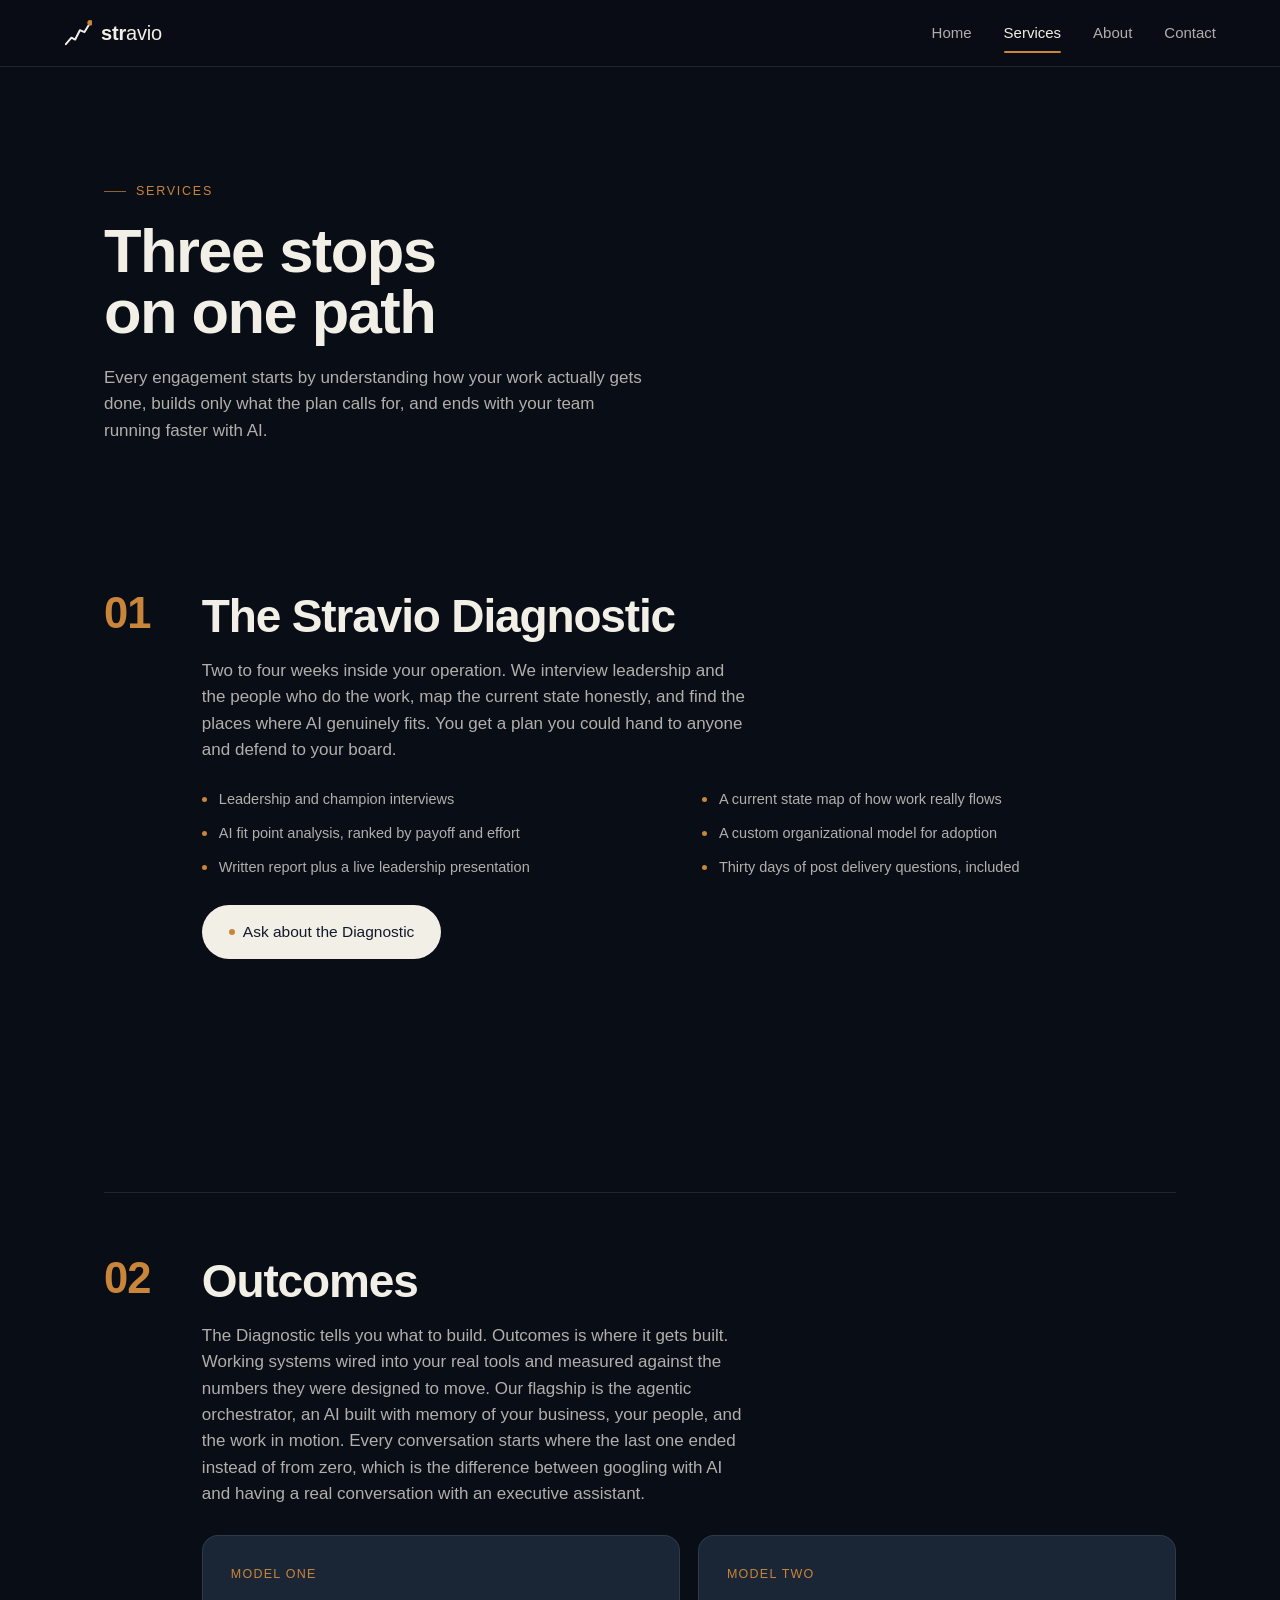
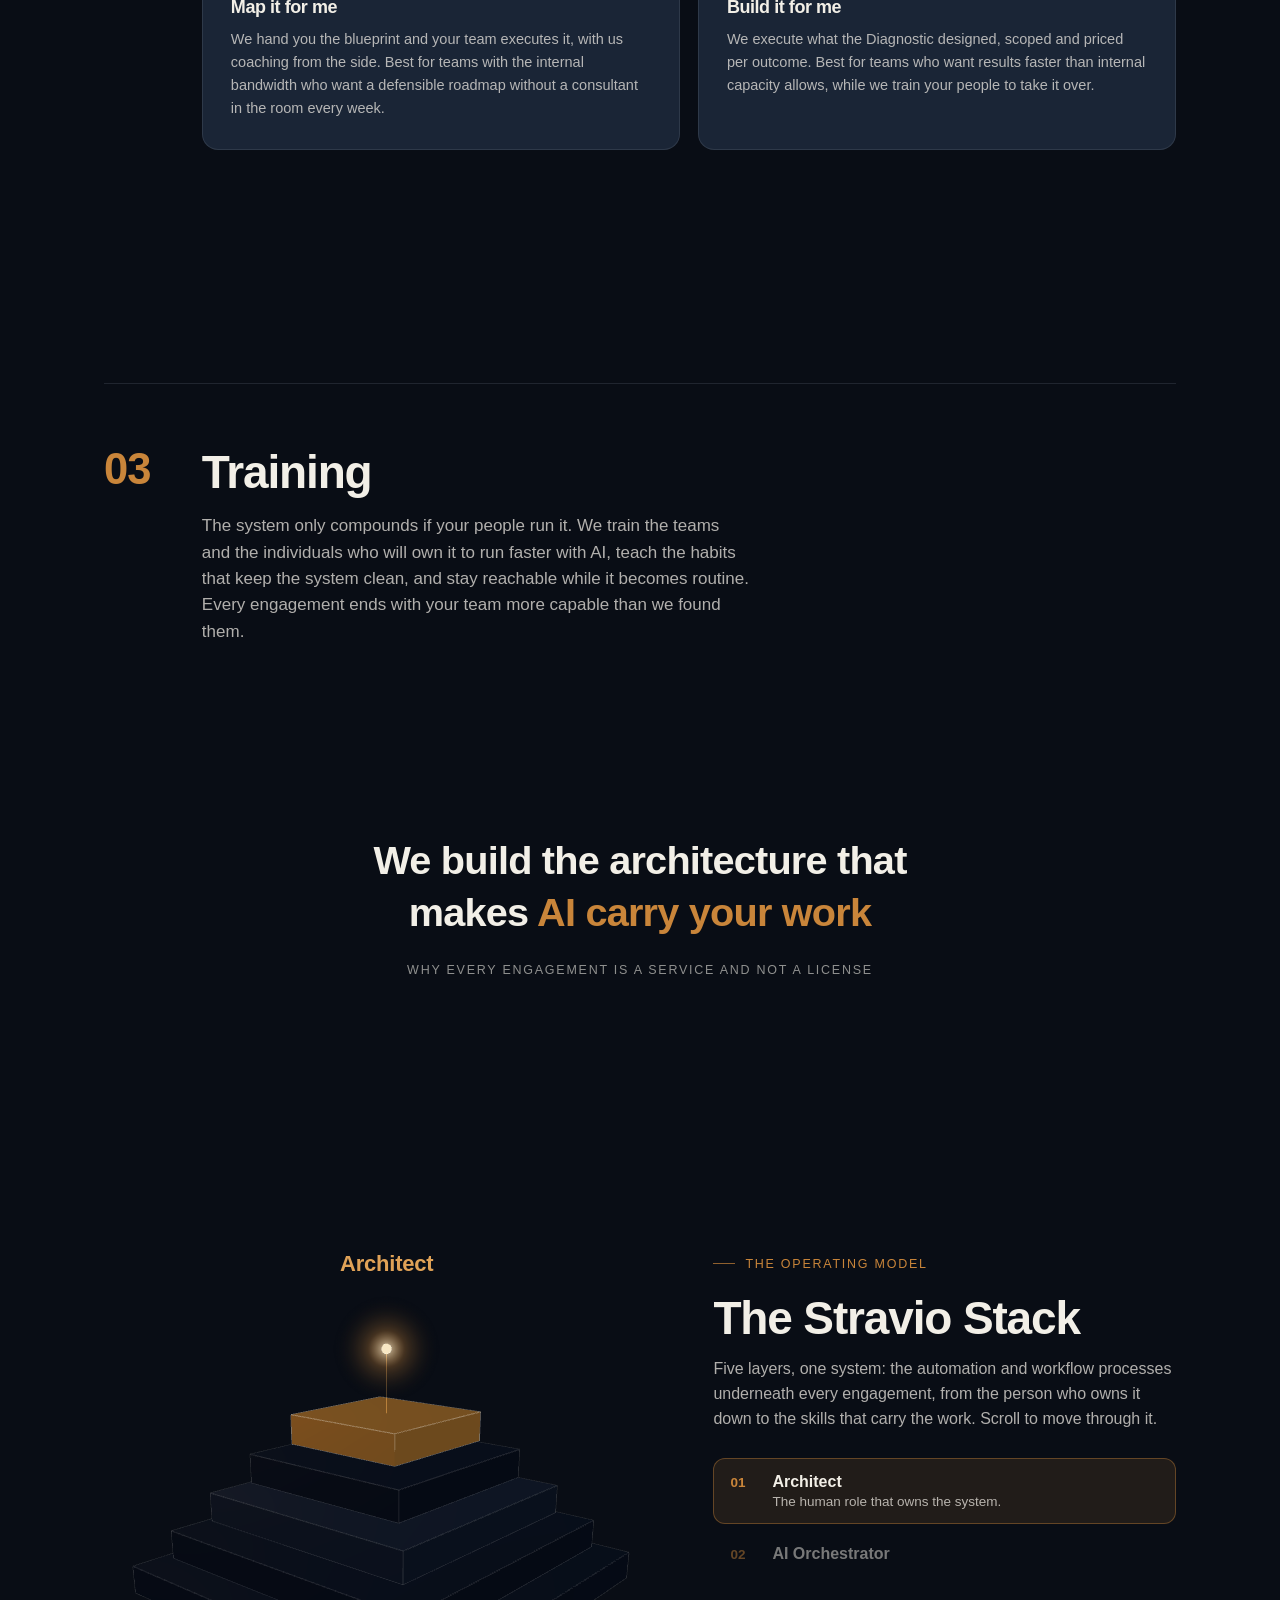
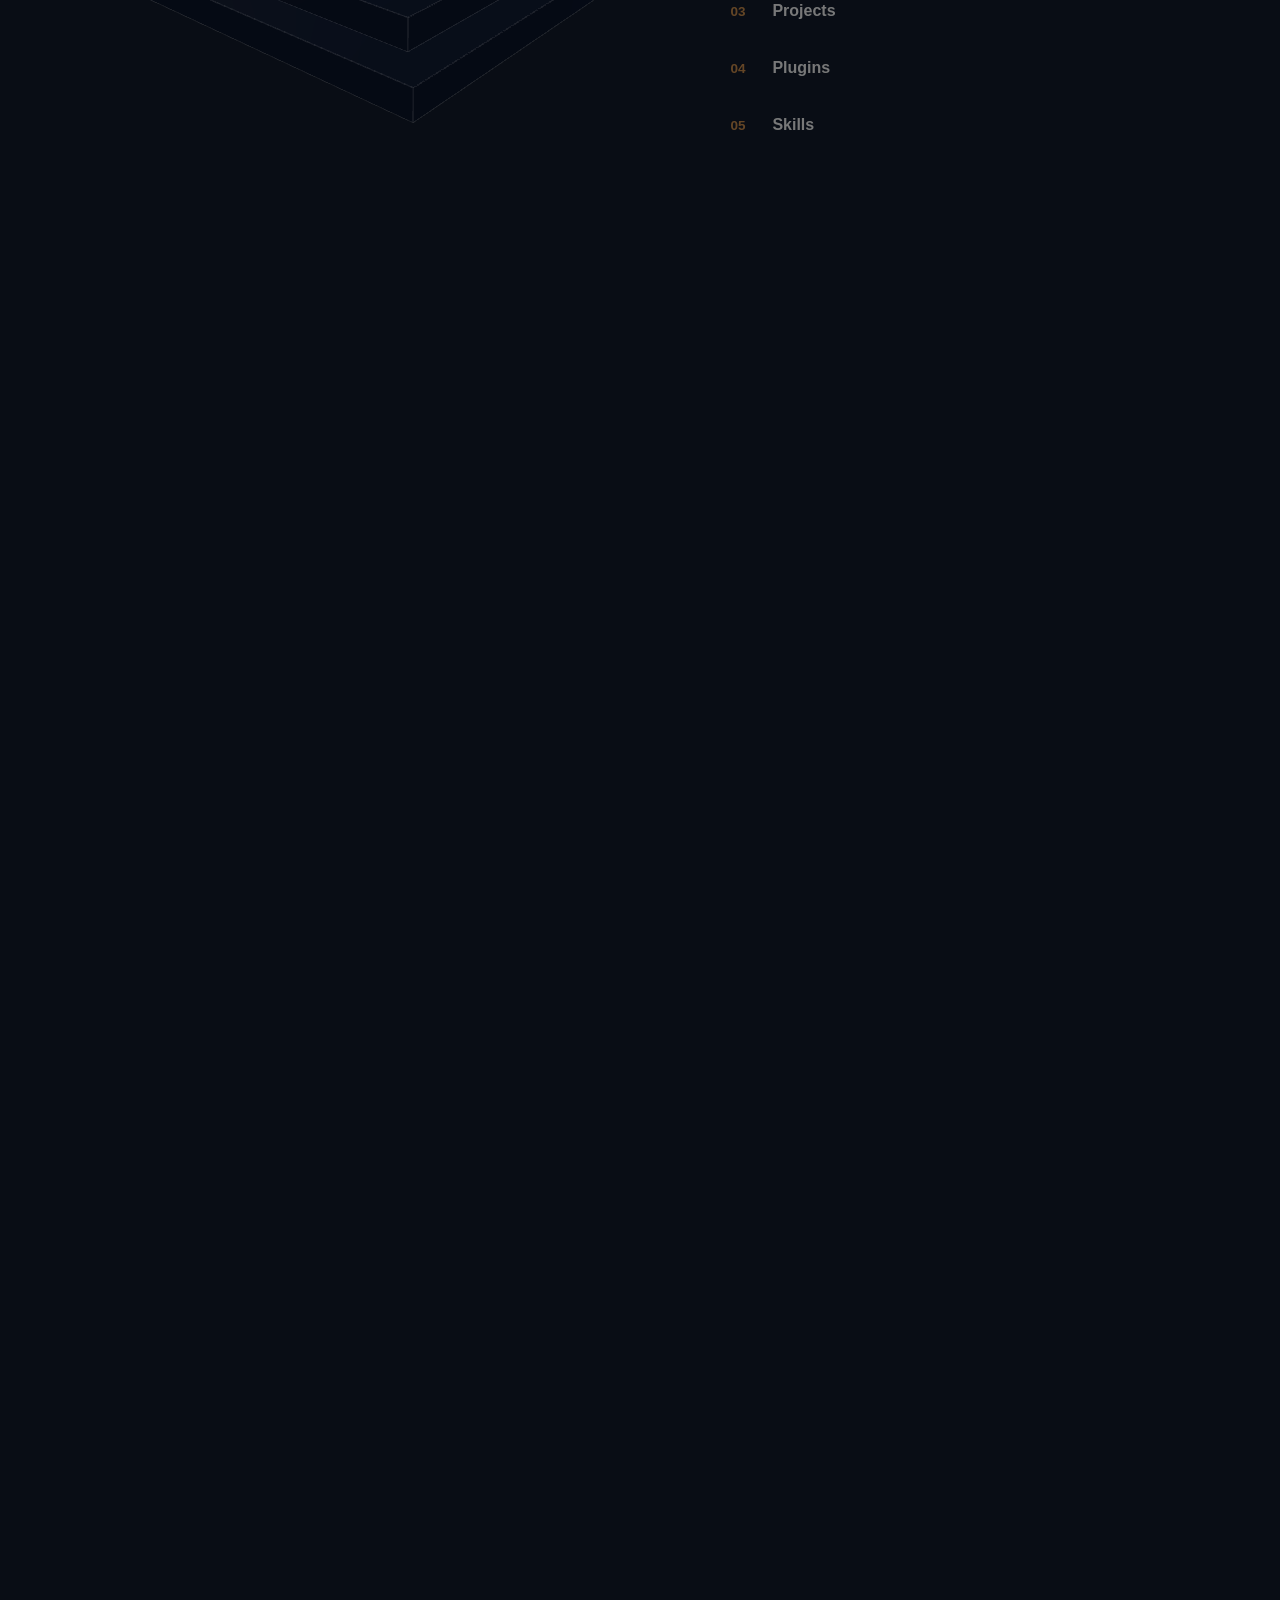
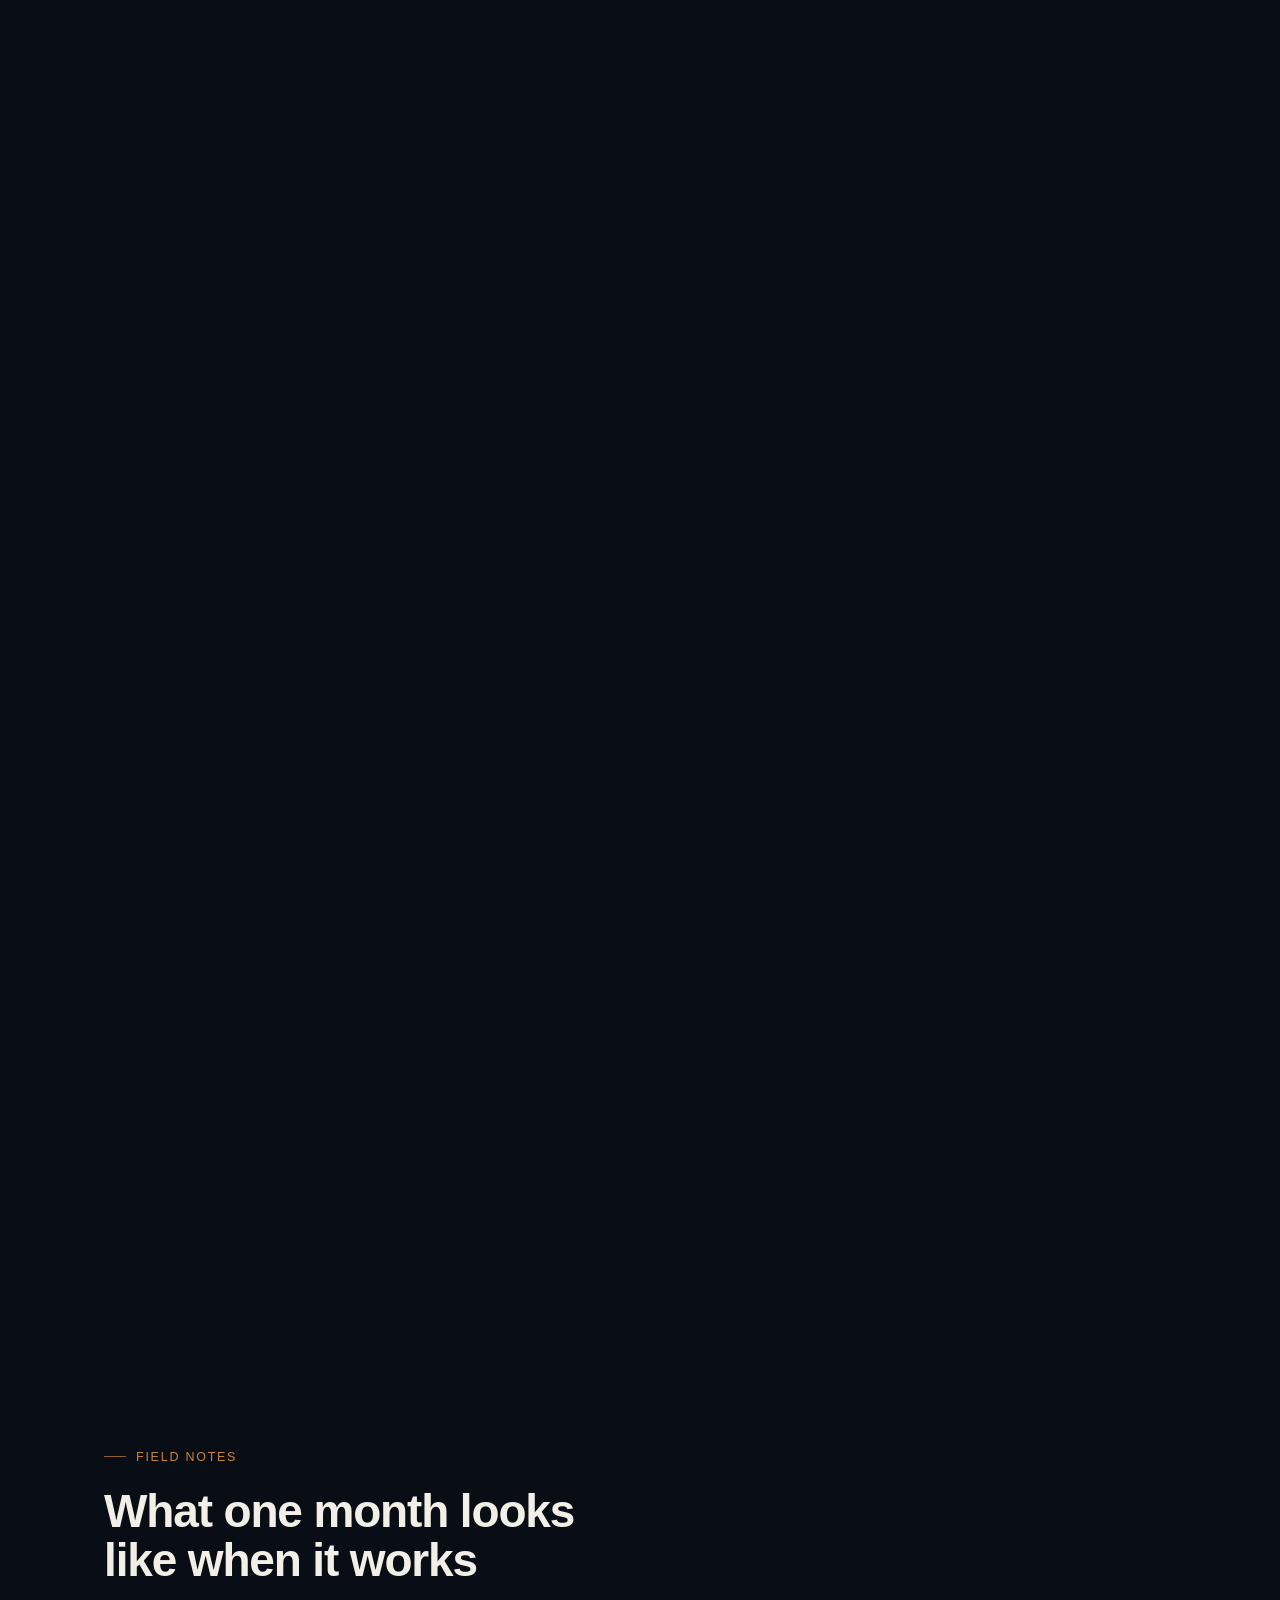
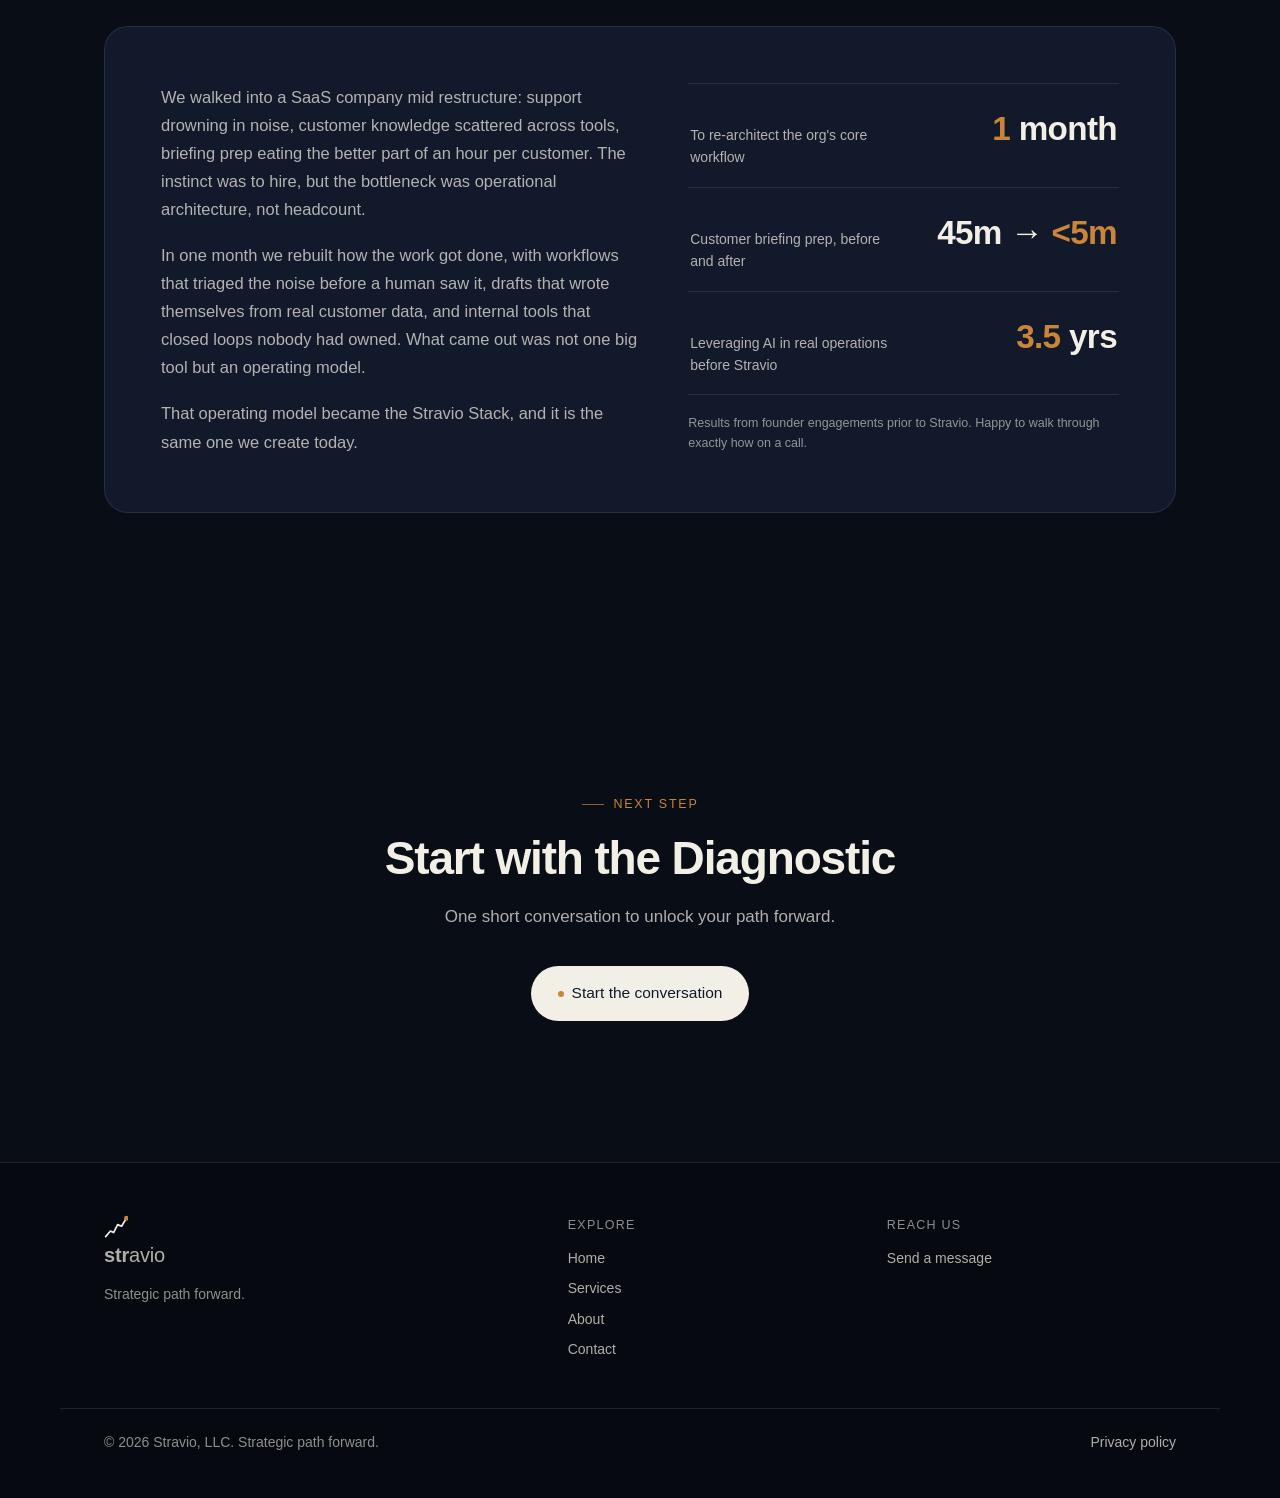
<file: services.html>
<!doctype html>
<html lang="en">
<head>
  <meta charset="utf-8">
  <meta name="viewport" content="width=device-width, initial-scale=1">
  <title>Services · Stravio</title>
  <meta name="description" content="Start with the Stravio Diagnostic, build the outcomes the plan calls for, and train your team to run faster with AI. Fixed fees, plain language, measurable results.">
  <meta name="theme-color" content="#11192A">
  <link rel="canonical" href="https://stravioai.com/services.html">
  <link rel="icon" href="data:image/svg+xml,%3Csvg xmlns='http://www.w3.org/2000/svg' viewBox='0 0 30 30'%3E%3Crect width='30' height='30' rx='6' fill='%2311192A'/%3E%3Cpolyline points='4,25 9,19 13,21 17,12 21,14 26,6' stroke='%23F2EFE7' stroke-width='2' fill='none' stroke-linecap='round' stroke-linejoin='round'/%3E%3Ccircle cx='26' cy='6' r='3' fill='%23C9853A'/%3E%3C/svg%3E">
  <meta property="og:type" content="website">
  <meta property="og:title" content="Services · Stravio">
  <meta property="og:description" content="Three stops on one path. The Diagnostic, Outcomes, and Training.">
  <meta property="og:url" content="https://stravioai.com/services.html">
  <meta property="og:image" content="https://stravioai.com/stravio-banner.png">
  <link rel="stylesheet" href="assets/css/site.css">
  <script type="importmap">{ "imports": { "three": "./vendor/three.module.min.js" } }</script>
</head>
<body>

<header class="nav">
  <div class="wrap nav-inner">
    <a class="logo" href="index.html" aria-label="Stravio home">
      <svg width="28" height="28" viewBox="0 0 30 30" fill="none" aria-hidden="true"><polyline points="2,27 8,20 12,22 17,12 22,14 28,4" stroke="#F2EFE7" stroke-width="2.1" stroke-linecap="round" stroke-linejoin="round" fill="none"/><circle cx="28" cy="4" r="3" fill="#C9853A"/></svg>
      <span class="wordmark"><b>str</b><span>avio</span></span>
    </a>
    <nav class="nav-links" aria-label="Main">
      <a class="nlink" href="index.html">Home</a>
      <a class="nlink" href="services.html" aria-current="page">Services</a>
      <a class="nlink" href="about.html">About</a>
      <a class="nlink" href="contact.html">Contact</a>
    </nav>
  </div>
</header>

<main>

  <!-- PAGE HERO -->
  <section class="page-hero">
    <div class="wrap">
      <p class="eyebrow">Services</p>
      <h1>Three stops on one path</h1>
      <p class="lead">Every engagement starts by understanding how your work actually gets done, builds only what the plan calls for, and ends with your team running faster with AI.</p>
    </div>
  </section>

  <!-- 01 DIAGNOSTIC -->
  <section class="band-tight" id="diagnostic">
    <div class="wrap">
      <div class="svc-block" style="border-top:none; margin-top:0; padding-top:0">
        <div class="svc-head">
          <div class="svc-num" data-reveal>01</div>
          <div>
            <h2 data-reveal>The Stravio Diagnostic</h2>
            <p class="lead" data-reveal style="margin-top:16px">Two to four weeks inside your operation. We interview leadership and the people who do the work, map the current state honestly, and find the places where AI genuinely fits. You get a plan you could hand to anyone and defend to your board.</p>
            <ul class="deliver-list" data-reveal>
              <li>Leadership and champion interviews</li>
              <li>A current state map of how work really flows</li>
              <li>AI fit point analysis, ranked by payoff and effort</li>
              <li>A custom organizational model for adoption</li>
              <li>Written report plus a live leadership presentation</li>
              <li>Thirty days of post delivery questions, included</li>
            </ul>
            <div class="hero-cta" data-reveal style="margin-top:26px">
              <a class="btn btn-primary" href="contact.html"><span class="mark"></span>Ask about the Diagnostic</a>
            </div>
          </div>
        </div>
      </div>
    </div>
  </section>

  <!-- 02 OUTCOMES -->
  <section class="band-tight" id="outcomes">
    <div class="wrap">
      <div class="svc-block">
        <div class="svc-head">
          <div class="svc-num" data-reveal>02</div>
          <div>
            <h2 data-reveal>Outcomes</h2>
            <p class="lead" data-reveal style="margin-top:16px">The Diagnostic tells you what to build. Outcomes is where it gets built. Working systems wired into your real tools and measured against the numbers they were designed to move. Our flagship is the agentic orchestrator, an AI built with memory of your business, your people, and the work in motion. Every conversation starts where the last one ended instead of from zero, which is the difference between googling with AI and having a real conversation with an executive assistant.</p>
            <div class="arch-grid" data-reveal>
              <div class="arch">
                <p class="arch-tag">Model one</p>
                <h3>Map it for me</h3>
                <p>We hand you the blueprint and your team executes it, with us coaching from the side. Best for teams with the internal bandwidth who want a defensible roadmap without a consultant in the room every week.</p>
              </div>
              <div class="arch">
                <p class="arch-tag">Model two</p>
                <h3>Build it for me</h3>
                <p>We execute what the Diagnostic designed, scoped and priced per outcome. Best for teams who want results faster than internal capacity allows, while we train your people to take it over.</p>
              </div>
            </div>
          </div>
        </div>
      </div>
    </div>
  </section>

  <!-- 03 TRAINING -->
  <section class="band-tight" id="training">
    <div class="wrap">
      <div class="svc-block">
        <div class="svc-head">
          <div class="svc-num" data-reveal>03</div>
          <div>
            <h2 data-reveal>Training</h2>
            <p class="lead" data-reveal style="margin-top:16px">The system only compounds if your people run it. We train the teams and the individuals who will own it to run faster with AI, teach the habits that keep the system clean, and stay reachable while it becomes routine. Every engagement ends with your team more capable than we found them.</p>
          </div>
        </div>
      </div>
    </div>
  </section>

  <!-- POSITIONING -->
  <section class="quote-band" id="positioning">
    <div class="wrap">
      <blockquote data-reveal>We build the architecture that makes <span class="q-accent">AI carry your work</span></blockquote>
      <p class="q-source" data-reveal>Why every engagement is a service and not a license</p>
    </div>
  </section>

  <!-- THE STACK · sticky 3D story -->
  <section class="story" id="stack" style="height:380vh">
    <div class="story-sticky">
      <div class="wrap story-inner">
        <div class="scene-stage">
          <div class="stage-label" id="stackLabel">Architect</div>
          <canvas id="stackCanvas" aria-label="The Stravio Stack, five layers from Architect at the top to Skills at the base"></canvas>
        </div>
        <div>
          <p class="eyebrow">The operating model</p>
          <h2>The Stravio Stack</h2>
          <p class="lead" style="margin-top:14px; font-size:16px">Five layers, one system: the automation and workflow processes underneath every engagement, from the person who owns it down to the skills that carry the work. Scroll to move through it.</p>
          <div class="steps" style="margin-top:26px" id="stackSteps">
            <button class="step active" data-i="0"><span class="sidx">01</span><span><span class="sname">Architect</span><span class="sdesc"><span>The human role that owns the system.</span></span></span></button>
            <button class="step" data-i="1"><span class="sidx">02</span><span><span class="sname">AI Orchestrator</span><span class="sdesc"><span>One per person. The interface your team actually talks to, holding context and memory.</span></span></span></button>
            <button class="step" data-i="2"><span class="sidx">03</span><span><span class="sname">Projects</span><span class="sdesc"><span>Scoped work areas that point the system at your actual operation.</span></span></span></button>
            <button class="step" data-i="3"><span class="sidx">04</span><span><span class="sname">Plugins</span><span class="sdesc"><span>Packaged units of capability with governance built in. The unit of delivery to your team.</span></span></span></button>
            <button class="step" data-i="4"><span class="sidx">05</span><span><span class="sname">Skills</span><span class="sdesc"><span>Discrete capabilities that get composed into Plugins. One job each, done well.</span></span></span></button>
          </div>
        </div>
      </div>
    </div>
  </section>

  <!-- CASE STUDY -->
  <section class="band" id="casestudy">
    <div class="wrap">
      <p class="eyebrow" data-reveal>Field notes</p>
      <h2 data-reveal style="max-width:22ch">What one month looks like when it works</h2>
      <div class="case" style="margin-top:40px" data-reveal>
        <div class="case-grid">
          <div class="measure">
            <p>We walked into a SaaS company mid restructure: support drowning in noise, customer knowledge scattered across tools, briefing prep eating the better part of an hour per customer. The instinct was to hire, but the bottleneck was operational architecture, not headcount.</p>
            <p>In one month we rebuilt how the work got done, with workflows that triaged the noise before a human saw it, drafts that wrote themselves from real customer data, and internal tools that closed loops nobody had owned. What came out was not one big tool but an operating model.</p>
            <p>That operating model became the Stravio Stack, and it is the same one we create today.</p>
          </div>
          <div>
            <div class="case-stats">
              <div class="case-stat"><span class="l">To re-architect the org's core workflow</span><span class="n"><b>1</b> month</span></div>
              <div class="case-stat"><span class="l">Customer briefing prep, before and after</span><span class="n">45m &rarr; <b>&lt;5m</b></span></div>
              <div class="case-stat"><span class="l">Leveraging AI in real operations before Stravio</span><span class="n"><b>3.5</b> yrs</span></div>
            </div>
            <p class="footnote" style="margin-top:18px">Results from founder engagements prior to Stravio. Happy to walk through exactly how on a call.</p>
          </div>
        </div>
      </div>
    </div>
  </section>

  <!-- CTA -->
  <section class="cta-band" id="cta">
    <div class="wrap">
      <p class="eyebrow" data-reveal style="justify-content:center">Next step</p>
      <h2 data-reveal>Start with the Diagnostic</h2>
      <p class="lead" data-reveal>One short conversation to unlock your path forward.</p>
      <div class="hero-cta" data-reveal>
        <a class="btn btn-primary" href="contact.html"><span class="mark"></span>Start the conversation</a>
      </div>
    </div>
  </section>

</main>

<footer class="foot">
  <div class="wrap foot-grid">
    <div>
      <a class="logo" href="index.html" aria-label="Stravio home">
        <svg width="24" height="24" viewBox="0 0 30 30" fill="none" aria-hidden="true"><polyline points="2,27 8,20 12,22 17,12 22,14 28,4" stroke="#F2EFE7" stroke-width="2.1" stroke-linecap="round" stroke-linejoin="round" fill="none"/><circle cx="28" cy="4" r="3" fill="#C9853A"/></svg>
        <span class="wordmark"><b>str</b><span>avio</span></span>
      </a>
      <p class="tag">Strategic path forward.</p>
    </div>
    <nav aria-label="Explore">
      <p class="foot-h">Explore</p>
      <a href="index.html">Home</a>
      <a href="services.html">Services</a>
      <a href="about.html">About</a>
      <a href="contact.html">Contact</a>
    </nav>
    <nav aria-label="Reach us">
      <p class="foot-h">Reach us</p>
      <a href="contact.html">Send a message</a>
    </nav>
  </div>
  <div class="wrap foot-base">
    <p class="copy">&copy; <span data-year>2026</span> Stravio, LLC. Strategic path forward.</p>
    <a href="privacy.html">Privacy policy</a>
  </div>
</footer>

<script type="module">
  import { bindStory } from './assets/js/site.js';
  import { initStack } from './assets/js/scenes.js';

  const NAMES = ['Architect', 'AI Orchestrator', 'Projects', 'Plugins', 'Skills'];
  const label = document.getElementById('stackLabel');
  const steps = Array.from(document.querySelectorAll('#stackSteps .step'));
  const storyEl = document.getElementById('stack');

  const stack = initStack(document.getElementById('stackCanvas'), {
    onPick: (i) => story.goTo(i),
  });

  const story = bindStory(storyEl, 5, (p, seg, changed) => {
    if (!changed) return;
    stack.setActive(seg);
    label.textContent = NAMES[seg];
    steps.forEach((s, k) => s.classList.toggle('active', k === seg));
  });

  steps.forEach((s) => s.addEventListener('click', () => story.goTo(parseInt(s.dataset.i, 10))));
</script>
</body>
</html>
</file>
<file: assets/css/site.css>
/* ============================================================
   Stravio — site.css
   Brand: Midnight #11192A · Brass #C9853A (accent only) · Pearl #F2EFE7
   Type: Helvetica Neue. Tagline: Strategic path forward.
   Built 2026-07-13.
   ============================================================ */

:root {
  --canvas: #090d15;
  --midnight: #11192A;
  --steel: #344155;
  --steel-panel: #1a2536;
  --brass: #C9853A;
  --brass-2: #E0A257;
  --brass-soft: rgba(201, 133, 58, .13);
  --pearl: #F2EFE7;
  --pearl-dim: rgba(242, 239, 231, .72);
  --pearl-faint: rgba(242, 239, 231, .58);
  --line: rgba(124, 133, 150, .20);
  --font: "Helvetica Neue", Helvetica, Arial, sans-serif;
  --maxw: 1160px;

  /* fluid type scale — minor-third rhythm at desktop */
  --t-display: clamp(44px, 6.2vw, 78px);
  --t-h2: clamp(30px, 3.6vw, 46px);
  --t-h3: clamp(19px, 1.7vw, 23px);
  --t-lead: clamp(17px, 1.3vw, 21px);
  --t-body: 16.5px;
  --t-small: 14px;
  --t-micro: 12.5px;

  --band: clamp(88px, 11vw, 150px);
  /* one page edge: nav, journey stops and the journey footer all share it */
  --edge: clamp(28px, 5vw, 90px);
}

* { box-sizing: border-box; }
html { scroll-behavior: smooth; }
@media (prefers-reduced-motion: reduce) { html { scroll-behavior: auto; } }

body {
  margin: 0;
  font-family: var(--font);
  background: var(--canvas);
  color: var(--pearl);
  line-height: 1.6;
  -webkit-font-smoothing: antialiased;
  overflow-x: hidden;
}

a:focus-visible, button:focus-visible, input:focus-visible, textarea:focus-visible {
  outline: 2px solid var(--brass); outline-offset: 3px; border-radius: 4px;
}
::selection { background: var(--brass); color: var(--midnight); }

.wrap { max-width: var(--maxw); margin: 0 auto; padding: 0 44px; }
@media (max-width: 720px) { .wrap { padding: 0 22px; } }

/* ---------- type ---------- */
h1, h2, h3, h4 { margin: 0; font-weight: 700; letter-spacing: -0.025em; text-wrap: balance; }
h1 { font-size: var(--t-display); line-height: 0.99; }
h2 { font-size: var(--t-h2); line-height: 1.08; }
h3 { font-size: var(--t-h3); line-height: 1.25; letter-spacing: -0.01em; }
h4 { font-size: 17px; line-height: 1.3; font-weight: 700; }
p { margin: 0; }

.eyebrow {
  display: flex; align-items: center; gap: 10px;
  font-size: var(--t-micro); font-weight: 500; letter-spacing: 0.14em;
  text-transform: uppercase; color: var(--brass); margin: 0 0 20px;
}
.eyebrow::before { content: ""; width: 22px; height: 1px; background: var(--brass); opacity: .7; }

.lead { font-size: var(--t-lead); line-height: 1.55; color: var(--pearl-dim); max-width: 58ch; }
.measure { max-width: 62ch; }
.measure p { color: var(--pearl-dim); font-size: var(--t-body); line-height: 1.7; }
.measure p + p { margin-top: 18px; }
.footnote { font-size: 12.5px; color: var(--pearl-faint); }

/* ---------- buttons + links ---------- */
.btn {
  display: inline-flex; align-items: center; gap: 8px;
  font-family: var(--font); font-size: 15.5px; font-weight: 500;
  padding: 14px 26px; border-radius: 999px; cursor: pointer;
  border: 1px solid transparent; text-decoration: none; white-space: nowrap;
  transition: transform .12s ease, background .18s ease, border-color .18s ease, color .18s ease;
}
.btn:active { transform: scale(0.97); }
.btn-primary { background: var(--pearl); color: var(--midnight); }
.btn-primary:hover { background: #fffdf6; }
.btn-primary .mark { width: 6px; height: 6px; border-radius: 50%; background: var(--brass); display: inline-block; }
.btn[disabled] { opacity: .6; cursor: progress; }
.btn-ghost { background: transparent; color: var(--pearl); border-color: rgba(242, 239, 231, .28); }
.btn-ghost:hover { border-color: var(--pearl); background: rgba(242, 239, 231, .05); }

.textlink {
  color: var(--pearl); text-decoration: none; font-weight: 500; font-size: 15.5px;
  display: inline-flex; align-items: center; gap: 6px;
}
.textlink .arw { color: var(--brass); transition: transform .18s ease; }
.textlink:hover .arw { transform: translateX(3px); }

/* ---------- logo ---------- */
.logo { display: inline-flex; align-items: center; gap: 9px; text-decoration: none; color: var(--pearl); }
.logo svg { display: block; }
.wordmark { font-size: 20px; letter-spacing: -0.01em; }
.wordmark b { font-weight: 700; }
.wordmark span { font-weight: 400; }

/* ---------- nav ---------- */
header.nav {
  position: fixed; top: 0; left: 0; right: 0; z-index: 60;
  background: rgba(9, 13, 21, .78); backdrop-filter: blur(12px);
  border-bottom: 1px solid var(--line);
}
.nav-inner { display: flex; align-items: center; justify-content: space-between; height: 66px; }
/* the bar spans the full page edge on every page, so the logo lines up
   with the copy on the journey pages instead of floating inboard of it */
header.nav .wrap { max-width: none; padding: 0 var(--edge); }
@media (max-width: 720px) { header.nav .wrap { padding: 0 22px; } }
/* phones: the logo already goes home, so the Home link gives its room back */
@media (max-width: 480px) { .nav-links a.nlink[href$="index.html"], .nav-links a.nlink[href="/"] { display: none; } }
.nav-links { display: flex; align-items: center; gap: 32px; }
.nav-links a.nlink {
  color: var(--pearl-dim); text-decoration: none; font-size: 15px; position: relative;
  transition: color .18s ease; padding: 4px 0;
}
.nav-links a.nlink:hover { color: var(--pearl); }
.nav-links a.nlink[aria-current="page"] { color: var(--pearl); }
.nav-links a.nlink[aria-current="page"]::after {
  content: ""; position: absolute; left: 0; right: 0; bottom: -4px; height: 2px;
  background: var(--brass); border-radius: 2px;
}
.nav-links a.nav-cta { color: var(--pearl); text-decoration: none; font-size: 15px; display: inline-flex; align-items: center; gap: 7px; }
.nav-links a.nav-cta::before { content: ""; width: 5px; height: 5px; border-radius: 50%; background: var(--brass); }
@media (max-width: 760px) { .nav-links { gap: 20px; } .nav-links a.nlink { font-size: 13.5px; } .nav-links a.nav-cta { display: none; } }

main { padding-top: 66px; }

/* ---------- sections ---------- */
section { position: relative; }
.band { padding: var(--band) 0; }
.band-tight { padding: calc(var(--band) * .6) 0; }

.panel { background: var(--midnight); border: 1px solid var(--line); border-radius: 24px; padding: clamp(30px, 5vw, 60px); }
.panel.steel { background: var(--steel-panel); }

[data-reveal] { opacity: 0; transform: translateY(22px); transition: opacity .75s ease, transform .75s ease; }
[data-reveal].in { opacity: 1; transform: none; }
@media (prefers-reduced-motion: reduce) { [data-reveal] { opacity: 1; transform: none; } }

.kicker-num {
  font-size: var(--t-micro); font-weight: 700; letter-spacing: .12em;
  color: var(--brass); font-variant-numeric: tabular-nums;
}

/* ---------- hero (index) ---------- */
.hero { min-height: calc(100vh - 66px); position: relative; overflow: hidden; display: flex; align-items: center; padding: 70px 0; }
.hero .scene { position: absolute; inset: 0; width: 100%; height: 100%; z-index: 0; }
.hero .scene canvas { width: 100%; height: 100%; display: block; }
.hero-content { position: relative; z-index: 2; width: 100%; }
.hero h1 { max-width: 14ch; }
.hero .lead { margin-top: 24px; }
.hero-cta { display: flex; align-items: center; gap: 18px; margin-top: 36px; flex-wrap: wrap; }
.hero-lines { display: flex; gap: 12px; margin-top: 58px; flex-wrap: wrap; }
.hero-lines a {
  display: inline-flex; align-items: center; gap: 9px; text-decoration: none;
  color: var(--pearl-dim); font-size: 14.5px; padding: 10px 18px;
  border: 1px solid var(--line); border-radius: 999px;
  background: rgba(17, 25, 42, .55); backdrop-filter: blur(6px);
  transition: border-color .18s ease, color .18s ease;
}
.hero-lines a:hover { border-color: rgba(201, 133, 58, .55); color: var(--pearl); }
.hero-lines a i { font-style: normal; color: var(--brass); font-weight: 700; font-size: 11px; }
.scroll-hint {
  position: absolute; bottom: 26px; left: 50%; transform: translateX(-50%);
  z-index: 2; color: var(--pearl-faint); font-size: 11px; letter-spacing: .14em; text-transform: uppercase;
  display: flex; flex-direction: column; align-items: center; gap: 8px; pointer-events: none;
}
.scroll-hint::after { content: ""; width: 1px; height: 28px; background: linear-gradient(var(--pearl-faint), transparent); }
@media (prefers-reduced-motion: no-preference) {
  .scroll-hint { animation: hint 2.6s ease-in-out infinite; }
  @keyframes hint { 0%, 100% { opacity: .55; } 50% { opacity: 1; } }
}

/* ---------- page hero (inner pages) ---------- */
.page-hero { padding: clamp(70px, 9vw, 120px) 0 clamp(40px, 5vw, 70px); position: relative; overflow: hidden; }
.page-hero h1 { max-width: 16ch; font-size: clamp(38px, 4.8vw, 62px); }
.page-hero .lead { margin-top: 22px; }

/* ---------- card grids ---------- */
.card-grid { display: grid; grid-template-columns: repeat(3, 1fr); gap: 18px; }
@media (max-width: 860px) { .card-grid { grid-template-columns: 1fr; } }
.card {
  background: var(--midnight); border: 1px solid var(--line); border-radius: 18px;
  padding: 30px 28px; position: relative; transition: border-color .25s ease, transform .25s ease;
}
a.card { display: block; text-decoration: none; color: var(--pearl); }
a.card:hover { border-color: rgba(201, 133, 58, .5); transform: translateY(-3px); }
.card .wm-line { width: 26px; height: 3px; background: var(--brass); border-radius: 3px; margin-bottom: 18px; }
.card h3 { margin-bottom: 10px; }
.card p { color: var(--pearl-dim); font-size: 14.5px; }
.card .card-arw { position: absolute; top: 26px; right: 26px; color: var(--brass); font-size: 15px; transition: transform .2s ease; }
a.card:hover .card-arw { transform: translateX(3px); }

/* ---------- sticky 3D story sections (stack, journey) ---------- */
.story { position: relative; }
.story-sticky { position: sticky; top: 66px; height: calc(100vh - 66px); display: flex; align-items: center; overflow: hidden; }
.story-inner { display: grid; grid-template-columns: 1.1fr .9fr; gap: 44px; align-items: center; width: 100%; }
.story-inner.flip { grid-template-columns: .9fr 1.1fr; }
@media (max-width: 860px) {
  .story-inner, .story-inner.flip { grid-template-columns: 1fr; gap: 14px; }
}
.scene-stage { height: min(58vh, 560px); position: relative; }
.scene-stage canvas { width: 100%; height: 100%; display: block; }
@media (max-width: 860px) { .scene-stage { height: 36vh; } }
.stage-label {
  position: absolute; top: 4px; left: 0; right: 0; text-align: center;
  color: var(--brass-2); font-size: clamp(17px, 2vw, 22px); font-weight: 700;
  letter-spacing: -0.01em; z-index: 3; pointer-events: none;
}

.steps { display: flex; flex-direction: column; gap: 6px; }
.step {
  display: grid; grid-template-columns: 30px 1fr; gap: 12px; padding: 14px 16px;
  border-radius: 12px; border: 1px solid transparent; cursor: pointer; opacity: .48;
  transition: opacity .3s ease, background .3s ease, border-color .3s ease;
  background: none; text-align: left; font-family: var(--font); color: var(--pearl); width: 100%;
}
.step:hover { opacity: .85; }
.step.active { opacity: 1; background: var(--brass-soft); border-color: rgba(201, 133, 58, .4); }
.step .sidx { color: var(--brass); font-weight: 700; font-variant-numeric: tabular-nums; font-size: 13.5px; padding-top: 2px; }
.step .sname { font-weight: 700; font-size: 16px; }
.step .sdesc {
  color: var(--pearl-dim); font-size: 13.5px; margin-top: 3px;
  display: grid; grid-template-rows: 0fr; transition: grid-template-rows .35s ease;
}
.step .sdesc > span { overflow: hidden; min-height: 0; }
.step.active .sdesc { grid-template-rows: 1fr; }
body.reduce .step { opacity: 1; }
body.reduce .step .sdesc { grid-template-rows: 1fr; }

/* ---------- services page ---------- */
.svc-block { border-top: 1px solid var(--line); padding-top: clamp(40px, 5vw, 64px); margin-top: clamp(40px, 5vw, 64px); }
.svc-head { display: grid; grid-template-columns: auto 1fr; gap: clamp(24px, 4vw, 56px); align-items: start; }
@media (max-width: 760px) { .svc-head { grid-template-columns: 1fr; gap: 14px; } }
.svc-num { font-size: clamp(30px, 3.4vw, 44px); font-weight: 700; color: var(--brass); letter-spacing: -0.02em; line-height: 1; font-variant-numeric: tabular-nums; }

.deliver-list { list-style: none; margin: 26px 0 0; padding: 0; display: grid; grid-template-columns: 1fr 1fr; gap: 12px 26px; }
@media (max-width: 720px) { .deliver-list { grid-template-columns: 1fr; } }
.deliver-list li {
  display: flex; gap: 12px; align-items: baseline; color: var(--pearl-dim); font-size: 14.5px; line-height: 1.5;
}
.deliver-list li::before { content: ""; flex: 0 0 5px; width: 5px; height: 5px; border-radius: 50%; background: var(--brass); position: relative; top: -2px; }

.fee-line {
  display: inline-flex; align-items: center; gap: 10px; margin-top: 26px;
  padding: 11px 18px; border: 1px solid rgba(201, 133, 58, .4); border-radius: 999px;
  background: var(--brass-soft); font-size: 13.5px; color: var(--pearl);
}
.fee-line i { font-style: normal; color: var(--brass); font-weight: 700; }

.arch-grid { display: grid; grid-template-columns: 1fr 1fr; gap: 18px; margin-top: 28px; }
@media (max-width: 720px) { .arch-grid { grid-template-columns: 1fr; } }
.arch { background: var(--steel-panel); border: 1px solid var(--line); border-radius: 16px; padding: 28px; }
.arch h3 { font-size: 18px; margin-bottom: 9px; letter-spacing: -0.025em; }
.arch p { color: var(--pearl-dim); font-size: 14.5px; }
.arch .arch-tag { font-size: var(--t-micro); letter-spacing: .1em; text-transform: uppercase; color: var(--brass); margin-bottom: 12px; font-weight: 500; }

/* case study */
.case { background: var(--midnight); border: 1px solid var(--line); border-radius: 24px; padding: clamp(30px, 5vw, 56px); }
.case-grid { display: grid; grid-template-columns: 1.05fr .95fr; gap: clamp(28px, 4vw, 52px); align-items: start; }
@media (max-width: 860px) { .case-grid { grid-template-columns: 1fr; } }
.case-stats { display: grid; grid-template-columns: 1fr; gap: 0; border-top: 1px solid var(--line); }
.case-stat { display: grid; grid-template-columns: 1fr auto; gap: 16px; align-items: baseline; padding: 18px 2px; border-bottom: 1px solid var(--line); }
.case-stat .l { color: var(--pearl-dim); font-size: 14px; max-width: 26ch; }
.case-stat .n { font-size: clamp(24px, 2.6vw, 34px); font-weight: 700; letter-spacing: -0.02em; font-variant-numeric: tabular-nums; white-space: nowrap; }
.case-stat .n b { color: var(--brass); font-weight: 700; }

/* ---------- about page ---------- */
.principles { display: grid; grid-template-columns: 1fr 1fr; gap: 0 40px; }
@media (max-width: 760px) { .principles { grid-template-columns: 1fr; } }
.principle { border-top: 1px solid var(--line); padding: 20px 0 26px; }
.principle h3 { margin-bottom: 6px; font-size: 17px; line-height: 1.3; letter-spacing: -0.025em; }
.principle p { color: var(--pearl-dim); font-size: 14.5px; }
.principle .kicker-num { display: block; margin-bottom: 10px; }

.founder-note { background: var(--steel-panel); border: 1px solid var(--line); border-radius: 24px; padding: clamp(30px, 5vw, 56px); position: relative; }
.founder-note::before {
  content: ""; position: absolute; left: 0; top: clamp(30px, 5vw, 56px); bottom: clamp(30px, 5vw, 56px);
  width: 3px; background: var(--brass); border-radius: 0 3px 3px 0;
}
.founder-note .measure p { font-size: 16px; }
.signature { margin-top: 30px; display: flex; align-items: center; gap: 14px; }
.signature .sig-dot { width: 8px; height: 8px; border-radius: 50%; background: var(--brass); }
.signature .sig-name { font-weight: 700; font-size: 15.5px; }
.signature .sig-role { color: var(--pearl-faint); font-size: 13px; }

.team-row { display: grid; grid-template-columns: 1fr 1fr; gap: 18px; }
@media (max-width: 720px) { .team-row { grid-template-columns: 1fr; } }
.team-card { border: 1px solid var(--line); border-radius: 18px; padding: 28px; background: var(--midnight); }
.team-card .t-name { font-weight: 700; font-size: 18px; }
.team-card .t-role { color: var(--brass); font-size: var(--t-micro); letter-spacing: .12em; text-transform: uppercase; margin-top: 6px; font-weight: 500; }
.team-card p { color: var(--pearl-dim); font-size: 14.5px; margin-top: 14px; }

/* ---------- contact page — arrival, one still frame ---------- */
form.lead-form { display: flex; flex-direction: column; gap: 14px; }
form.lead-form[hidden] { display: none; }
.contact-single { padding: 70px 0; }
.contact-row {
  display: flex; align-items: center; justify-content: space-between;
  gap: 5vw; width: 100%;
}
.contact-copy { margin-top: 9vh; } /* breathing room so the upper-left planet stays whole */
.contact-form-col { max-width: min(480px, 38vw); width: 100%; }
.contact-form-col .field textarea { min-height: 88px; }
@media (max-width: 860px) {
  .contact-row { flex-direction: column; align-items: stretch; gap: 44px; }
  .contact-copy { margin-top: 0; }
  .contact-form-col { max-width: 100%; }
  /* stacked layout puts the form over the destination light: dim the scene
     so labels and fields stay readable without boxing the form */
  body:has(.contact-single) .journey-bg { opacity: .38; }
}
.form-sent { padding: 14px 0; }
.form-sent .sent-title { font-size: 24px; font-weight: 700; letter-spacing: -0.02em; }
.form-sent .sent-title::before {
  content: ""; display: inline-block; width: 9px; height: 9px; border-radius: 50%;
  background: var(--brass); margin-right: 12px;
}
.form-sent .sent-body { color: var(--pearl-dim); margin-top: 10px; }
.form-note.form-err { color: #DCA08A; }
.form-note a { color: var(--pearl); }
.field label { display: block; font-size: var(--t-micro); letter-spacing: 0.08em; text-transform: uppercase; color: var(--pearl-dim); margin-bottom: 8px; }
.field input, .field textarea {
  width: 100%; font-family: var(--font); font-size: 16px; color: var(--pearl);
  background: rgba(17, 25, 42, .78); border: 1px solid rgba(124, 133, 150, .34); border-radius: 12px;
  padding: 14px 16px; outline: none; transition: border-color .18s ease, background .18s ease;
}
.field input:hover, .field textarea:hover { border-color: rgba(242, 239, 231, .4); }
.field input:focus, .field textarea:focus { border-color: var(--brass); background: rgba(17, 25, 42, .92); }
.field textarea { resize: vertical; min-height: 100px; line-height: 1.5; }
.form-note { font-size: var(--t-small); color: var(--pearl-faint); }
.form-note:empty { display: none; }
.form-actions { display: flex; align-items: center; gap: 18px 22px; flex-wrap: wrap; margin-top: 6px; }
.form-fine { font-size: var(--t-small); line-height: 1.5; color: var(--pearl-faint); flex: 1 1 220px; max-width: 34ch; }
.form-fine a, .policy a, .next-steps a { color: var(--pearl); text-decoration: underline; text-decoration-color: var(--brass); text-underline-offset: 3px; }
.form-fine a:hover, .policy a:hover { text-decoration-color: var(--brass-2); }
#formStatus:focus { outline: none; }

/* what happens after you send: three short steps under the contact lead */
.next-steps { list-style: none; margin: 34px 0 0; padding: 0; max-width: 46ch; }
.next-steps li {
  display: grid; grid-template-columns: 34px 1fr; gap: 10px; align-items: baseline;
  border-top: 1px solid var(--line); padding: 13px 0;
  color: var(--pearl-dim); font-size: 15.5px; line-height: 1.5;
}
.next-steps li:last-child { border-bottom: 1px solid var(--line); }

/* ---------- policy page: plain reading rows ---------- */
.policy { margin-top: 8px; }
.policy-row {
  display: grid; grid-template-columns: 250px 1fr; gap: 40px;
  border-top: 1px solid var(--line); padding: 34px 0 40px;
}
.policy-row:last-child { border-bottom: 1px solid var(--line); }
.policy-row h2 { font-size: var(--t-h3); line-height: 1.25; letter-spacing: -0.01em; }
.policy-row p { color: var(--pearl-dim); font-size: var(--t-body); line-height: 1.7; max-width: 66ch; }
.policy-row p + p { margin-top: 16px; }
.policy-date { margin-top: 26px; font-size: var(--t-small); color: var(--pearl-faint); }
@media (max-width: 820px) { .policy-row { grid-template-columns: 1fr; gap: 12px; padding: 28px 0 32px; } }

/* ============================================================
   Journey layout (homepage) — one fixed 3D scene behind the page,
   sections are full-height "stops" with a soft scrim for legibility.
   No panels, no cards: type sits directly on the scene.
   ============================================================ */
.journey-bg { position: fixed; inset: 0; z-index: 0; }
.journey-bg canvas { width: 100%; height: 100%; display: block; }
body.journey main, body.journey footer.foot { position: relative; z-index: 1; }

.stop { min-height: 100vh; display: flex; align-items: center; padding: 90px 0; }
/* journey stops ignore the centered wrap width: copy pins to the true
   screen edge so the road always owns the opposite half of the viewport */
.stop > .wrap { width: 100%; max-width: none; padding: 0 var(--edge); }
body.journey footer.foot .wrap { max-width: none; padding: 0 var(--edge); }
.stop-inner { max-width: min(600px, 42vw); position: relative; }
.stop-inner .lead { margin-top: 22px; }
.stop-inner.right { margin-left: auto; }
.stop-inner.center { margin: 0 auto; text-align: center; max-width: 640px; }

/* legibility scrim: a soft dark ellipse behind the text, never a box */
.stop-inner::before {
  content: ""; position: absolute; inset: -80px -110px; z-index: -1; border-radius: 50%;
  background: radial-gradient(ellipse at center, rgba(9, 13, 21, .78) 0%, rgba(9, 13, 21, .4) 52%, rgba(9, 13, 21, 0) 72%);
  pointer-events: none;
}

/* ledger rows: full-bleed numbered entries, rule-separated — not cards */
.ledger { margin-top: 40px; }
.ledger-row {
  display: grid; grid-template-columns: 44px 1fr; gap: 14px;
  border-top: 1px solid var(--line); padding: 24px 0;
  text-decoration: none; color: var(--pearl);
}
.ledger-row:last-child { border-bottom: 1px solid var(--line); }
.ledger-row h3 { display: flex; align-items: baseline; gap: 10px; }
.ledger-row h3 .arw { color: var(--brass); font-size: 16px; transition: transform .2s ease; }
a.ledger-row:hover h3 .arw { transform: translateX(4px); }
a.ledger-row:hover h3 { color: var(--brass-2); }
.ledger-row p { color: var(--pearl-dim); font-size: 16px; line-height: 1.6; margin-top: 8px; max-width: 52ch; }

@media (max-width: 860px) {
  .stop { padding: 70px 0; }
  .stop-inner, .stop-inner.right { max-width: 100%; margin: 0; }
  .stop-inner::before { inset: -50px -30px; }
}
@media (min-width: 861px) and (max-width: 1150px) {
  .stop-inner { max-width: 46vw; }
}

/* ---------- CTA band ---------- */
.cta-band { text-align: center; padding: var(--band) 0; }
.cta-band h2 { margin: 0 auto; max-width: 20ch; }
.cta-band .lead { margin: 20px auto 0; }
.cta-band .hero-cta { justify-content: center; }

/* ============================================================
   Light register — Pearl reading pages (body.light)
   The homepage keeps the Midnight cinema. Subpages flip to paper:
   Pearl ground, Midnight ink, Brass held back to accents.
   ============================================================ */
body.light {
  background: var(--pearl);
  color: var(--midnight);
  --ink-dim: rgba(19, 27, 44, .74);
  --ink-faint: rgba(19, 27, 44, .52);
  --line-l: rgba(17, 25, 42, .14);
  --brass-deep: #8f5a1c;
  --paper-card: #faf8f1;
}
body.light ::selection { background: var(--midnight); color: var(--pearl); }
body.light header.nav { background: rgba(242, 239, 231, .84); border-bottom-color: var(--line-l); }
body.light header.nav .logo { color: var(--midnight); }
body.light header.nav .logo svg polyline { stroke: var(--midnight); }
body.light .nav-links a.nlink { color: var(--ink-dim); }
body.light .nav-links a.nlink:hover,
body.light .nav-links a.nlink[aria-current="page"] { color: var(--midnight); }
body.light .eyebrow { color: var(--brass-deep); }
body.light .eyebrow::before { background: var(--brass-deep); }
body.light .lead, body.light .measure p { color: var(--ink-dim); }
body.light .footnote { color: var(--ink-faint); }
body.light .kicker-num { color: var(--brass-deep); }
body.light .btn-primary { background: var(--midnight); color: var(--pearl); }
body.light .btn-primary:hover { background: #1b2842; }
body.light .btn-primary .mark { background: var(--brass-2); }
body.light .btn-ghost { color: var(--midnight); border-color: rgba(17, 25, 42, .32); }
body.light .btn-ghost:hover { border-color: var(--midnight); background: rgba(17, 25, 42, .05); }
body.light .textlink { color: var(--midnight); }
body.light .textlink .arw { color: var(--brass-deep); }
body.light .principle { border-top-color: var(--line-l); }
body.light .principle p { color: var(--ink-dim); }
body.light .founder-note { background: var(--paper-card); border-color: var(--line-l); }
body.light .signature .sig-role { color: var(--ink-faint); }

/* founder story chapters — editorial timeline, no 3D */
.chapters { margin-top: 14px; }
.chapter {
  display: grid; grid-template-columns: 110px 1fr; gap: 30px;
  border-top: 1px solid var(--line-l, var(--line)); padding: 32px 0 38px;
}
.chapter:last-child { border-bottom: 1px solid var(--line-l, var(--line)); }
.chapter .c-era {
  font-size: var(--t-micro); font-weight: 700; letter-spacing: .12em;
  text-transform: uppercase; color: var(--brass-deep, var(--brass));
  font-variant-numeric: tabular-nums; padding-top: 5px;
}
.chapter h3 { margin-bottom: 9px; }
.chapter p { color: var(--ink-dim, var(--pearl-dim)); font-size: 15px; line-height: 1.7; max-width: 62ch; }
@media (max-width: 720px) { .chapter { grid-template-columns: 1fr; gap: 8px; padding: 26px 0 30px; } }

/* centered pull-quote band — the thread, stated once */
.quote-band { text-align: center; padding: calc(var(--band) * .75) 0; }
.quote-band blockquote {
  margin: 0 auto; max-width: 26ch;
  font-size: clamp(24px, 3.1vw, 40px); font-weight: 700;
  letter-spacing: -0.02em; line-height: 1.3; text-wrap: balance;
}
.quote-band .q-accent { color: var(--brass-deep, var(--brass)); }
.quote-band .q-source {
  margin-top: 22px; font-size: var(--t-micro); font-weight: 500;
  letter-spacing: .14em; text-transform: uppercase; color: var(--ink-faint, var(--pearl-faint));
}

/* ---------- footer ---------- */
footer.foot { border-top: 1px solid var(--line); padding: 52px 0 44px; background: #06090f; }
.foot-grid { display: grid; grid-template-columns: 1.5fr 1fr 1fr; gap: 30px; }
@media (max-width: 720px) { .foot-grid { grid-template-columns: 1fr; gap: 26px; } }
.foot .tag { color: var(--pearl-faint); font-size: 14px; margin-top: 12px; }
.foot .foot-h { font-size: var(--t-micro); text-transform: uppercase; letter-spacing: 0.1em; color: var(--pearl-faint); margin: 0 0 12px; font-weight: 500; }
.foot a { display: block; color: var(--pearl-dim); text-decoration: none; font-size: 14px; margin-bottom: 8px; }
.foot a:hover { color: var(--pearl); }
.foot-base {
  display: flex; align-items: baseline; justify-content: space-between; gap: 12px 28px; flex-wrap: wrap;
  margin-top: 40px; padding-top: 22px; border-top: 1px solid var(--line);
}
.foot .copy { color: var(--pearl-faint); font-size: var(--t-small); }
.foot-base a { margin: 0; font-size: var(--t-small); }

/* ---------- not found ---------- */
.lost { min-height: calc(100vh - 66px); display: flex; align-items: center; padding: 70px 0; }
.lost h1 { max-width: 14ch; font-size: clamp(38px, 4.8vw, 62px); }
.lost .lead { margin-top: 22px; }
</file>
